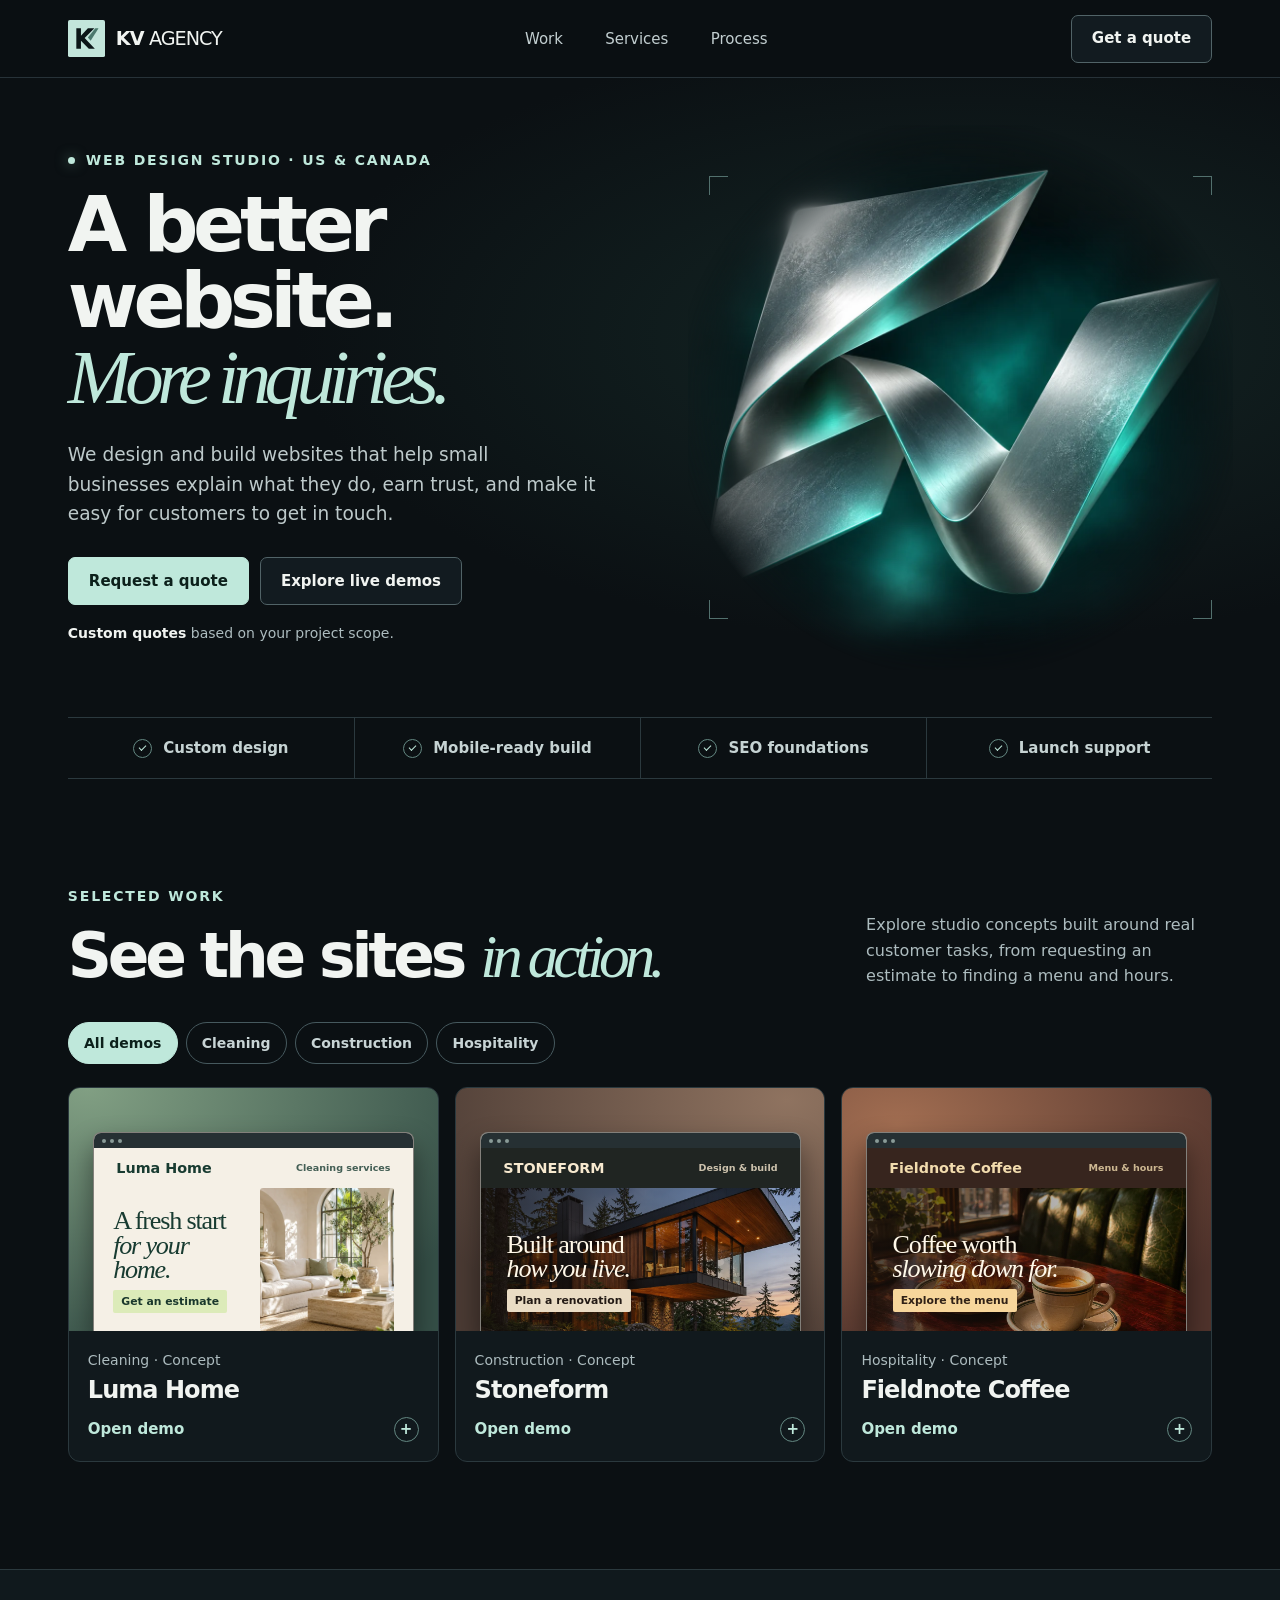
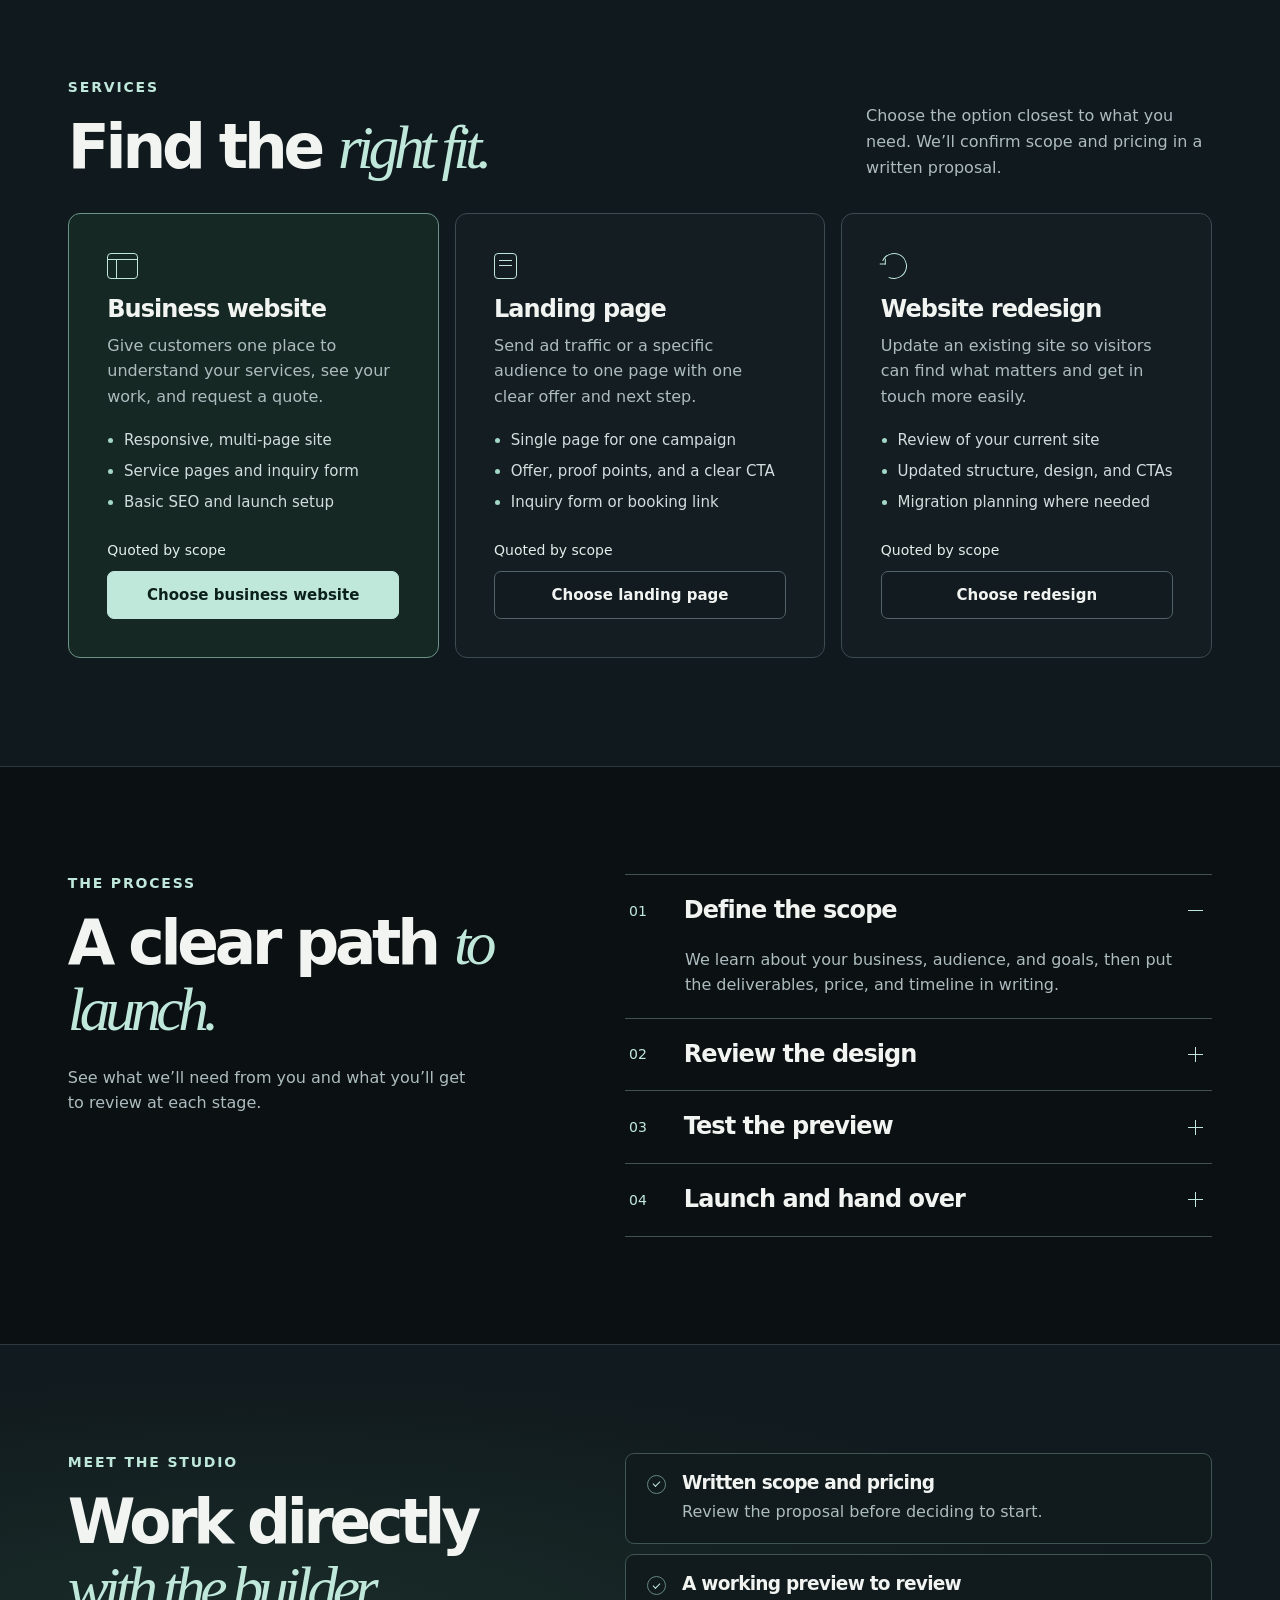
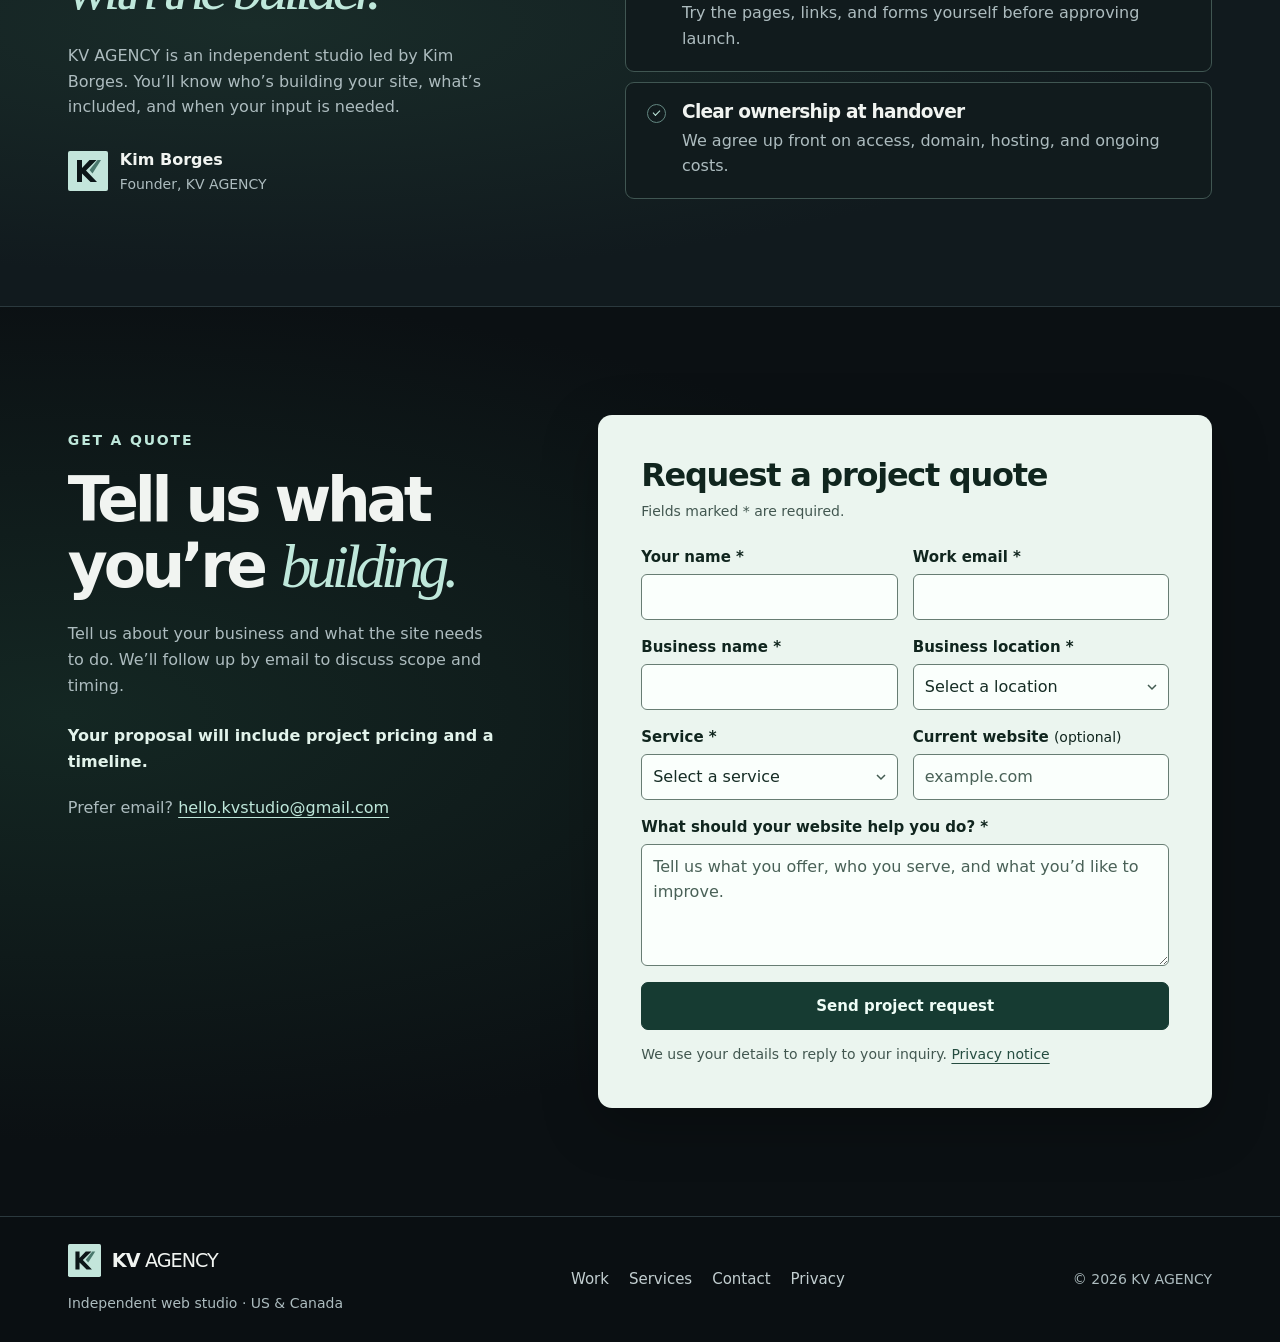
<file: index.html>
<!doctype html>
<html lang="en">
<head>
  <meta charset="utf-8">
  <meta name="viewport" content="width=device-width, initial-scale=1">
  <meta name="theme-color" content="#0b1013">
  <title>KV AGENCY | Web Design for Small Businesses in the US &amp; Canada</title>
  <meta name="description" content="KV AGENCY designs and builds websites for small businesses in the United States and Canada. Explore live demos and request a quote for your project.">
  <meta property="og:type" content="website">
  <meta property="og:title" content="KV AGENCY | Web Design for Small Businesses">
  <meta property="og:description" content="Custom websites and landing pages for small businesses in the US and Canada. Explore working concepts and request a quote.">
  <meta property="og:url" content="https://kv--agency.pages.dev/">
  <meta property="og:image" content="https://kv--agency.pages.dev/assets/hero.webp">
  <link rel="canonical" href="https://kv--agency.pages.dev/">
  <link rel="icon" href="./assets/logo.svg" type="image/svg+xml">
  <link rel="stylesheet" href="./assets/main.css">
  <script src="./assets/main.js" defer></script>
</head>
<body id="top">
  <a class="skip" href="#main">Skip to content</a>
  <header class="site-header">
    <div class="wrap header-inner">
      <a class="brand" href="./" aria-label="KV Agency home"><img src="./assets/logo.svg" alt="" width="37" height="37"><b>KV <span>AGENCY</span></b></a>
      <button class="menu-toggle" type="button" aria-expanded="false" aria-controls="main-nav" hidden>Menu <span aria-hidden="true"></span></button>
      <nav class="nav" id="main-nav" aria-label="Main navigation">
        <a href="#work">Work</a>
        <a href="#services">Services</a>
        <a href="#process">Process</a>
      </nav>
      <a class="button outline header-cta" href="#contact">Get a quote</a>
    </div>
  </header>

  <main id="main" tabindex="-1">
    <section class="hero" aria-labelledby="hero-title">
      <div class="wrap hero-grid">
        <div class="hero-copy">
          <p class="eyebrow"><span class="signal" aria-hidden="true"></span> Web design studio · US &amp; Canada</p>
          <h1 id="hero-title">A better website.<br><em>More inquiries.</em></h1>
          <p class="hero-summary">We design and build websites that help small businesses explain what they do, earn trust, and make it easy for customers to get in touch.</p>
          <div class="actions">
            <a class="button primary" href="#contact">Request a quote</a>
            <a class="button outline" href="#work">Explore live demos</a>
          </div>
          <p class="price-note"><strong>Custom quotes</strong> based on your project scope.</p>
        </div>
        <div class="hero-visual" aria-hidden="true">
          <img class="hero-art" src="./assets/hero.webp" alt="" width="1120" height="1120" fetchpriority="high">
          <span class="frame-corner top-left"></span><span class="frame-corner top-right"></span>
          <span class="frame-corner bottom-left"></span><span class="frame-corner bottom-right"></span>
        </div>
      </div>
      <div class="wrap promise-bar" aria-label="Project essentials">
        <span><span aria-hidden="true" class="tick"></span> Custom design</span>
        <span><span aria-hidden="true" class="tick"></span> Mobile-ready build</span>
        <span><span aria-hidden="true" class="tick"></span> SEO foundations</span>
        <span><span aria-hidden="true" class="tick"></span> Launch support</span>
      </div>
    </section>

    <section id="work" tabindex="-1" class="section work" aria-labelledby="work-title">
      <div class="wrap">
        <div class="section-head">
          <div><p class="eyebrow">Selected work</p><h2 id="work-title">See the sites <em>in action.</em></h2></div>
          <p>Explore studio concepts built around real customer tasks, from requesting an estimate to finding a menu and hours.</p>
        </div>
        <div class="filters" role="group" aria-label="Filter concepts by industry" hidden>
          <button type="button" aria-pressed="true" data-filter="all">All demos</button>
          <button type="button" aria-pressed="false" data-filter="cleaning">Cleaning</button>
          <button type="button" aria-pressed="false" data-filter="construction">Construction</button>
          <button type="button" aria-pressed="false" data-filter="hospitality">Hospitality</button>
        </div>
        <p id="work-status" class="sr-only" role="status"></p>
        <div class="work-grid">
          <article class="project" data-industry="cleaning">
            <a class="project-link" href="./demos/luma-home.html">
              <div class="project-media cleaning">
                <div class="mock-browser" aria-hidden="true"><div class="mock-chrome"><i></i><i></i><i></i></div><div class="mock-nav">Luma Home<span>Cleaning services</span></div><div class="mock-body"><div class="mock-copy">A fresh start <em>for your home.</em><span>Get an estimate</span></div><img src="./assets/cleaning.webp" width="1120" height="747" alt="" loading="lazy"></div></div>
              </div>
              <div class="project-info"><span class="project-category">Cleaning · Concept</span><h3>Luma Home</h3><span class="project-action">Open demo<span aria-hidden="true">+</span></span></div>
            </a>
          </article>
          <article class="project" data-industry="construction">
            <a class="project-link" href="./demos/stoneform.html">
              <div class="project-media construction">
                <div class="mock-browser" aria-hidden="true"><div class="mock-chrome"><i></i><i></i><i></i></div><div class="mock-nav">STONEFORM<span>Design &amp; build</span></div><div class="mock-body"><img src="./assets/construction.webp" width="1120" height="747" alt="" loading="lazy"><div class="mock-copy">Built around <em>how you live.</em><span>Plan a renovation</span></div></div></div>
              </div>
              <div class="project-info"><span class="project-category">Construction · Concept</span><h3>Stoneform</h3><span class="project-action">Open demo<span aria-hidden="true">+</span></span></div>
            </a>
          </article>
          <article class="project" data-industry="hospitality">
            <a class="project-link" href="./demos/fieldnote-coffee.html">
              <div class="project-media hospitality">
                <div class="mock-browser" aria-hidden="true"><div class="mock-chrome"><i></i><i></i><i></i></div><div class="mock-nav">Fieldnote Coffee<span>Menu &amp; hours</span></div><div class="mock-body"><img src="./assets/hospitality.webp" width="1120" height="747" alt="" loading="lazy"><div class="mock-copy">Coffee worth <em>slowing down for.</em><span>Explore the menu</span></div></div></div>
              </div>
              <div class="project-info"><span class="project-category">Hospitality · Concept</span><h3>Fieldnote Coffee</h3><span class="project-action">Open demo<span aria-hidden="true">+</span></span></div>
            </a>
          </article>
        </div>
      </div>
    </section>

    <section id="services" tabindex="-1" class="section services" aria-labelledby="services-title">
      <div class="wrap">
        <div class="section-head">
          <div><p class="eyebrow">Services</p><h2 id="services-title">Find the <em>right fit.</em></h2></div>
          <p>Choose the option closest to what you need. We’ll confirm scope and pricing in a written proposal.</p>
        </div>
        <div class="service-grid">
          <article class="service featured">
            <span class="service-icon site-icon" aria-hidden="true"></span>
            <h3>Business website</h3>
            <p>Give customers one place to understand your services, see your work, and request a quote.</p>
            <ul><li>Responsive, multi-page site</li><li>Service pages and inquiry form</li><li>Basic SEO and launch setup</li></ul>
            <p class="service-price">Quoted by scope</p>
            <a class="button primary" href="#contact" data-service="Business website">Choose business website</a>
          </article>
          <article class="service">
            <span class="service-icon page-icon" aria-hidden="true"></span>
            <h3>Landing page</h3>
            <p>Send ad traffic or a specific audience to one page with one clear offer and next step.</p>
            <ul><li>Single page for one campaign</li><li>Offer, proof points, and a clear CTA</li><li>Inquiry form or booking link</li></ul>
            <p class="service-price">Quoted by scope</p>
            <a class="button outline" href="#contact" data-service="Landing page">Choose landing page</a>
          </article>
          <article class="service">
            <span class="service-icon refresh-icon" aria-hidden="true"></span>
            <h3>Website redesign</h3>
            <p>Update an existing site so visitors can find what matters and get in touch more easily.</p>
            <ul><li>Review of your current site</li><li>Updated structure, design, and CTAs</li><li>Migration planning where needed</li></ul>
            <p class="service-price">Quoted by scope</p>
            <a class="button outline" href="#contact" data-service="Website redesign">Choose redesign</a>
          </article>
        </div>
      </div>
    </section>

    <section id="process" tabindex="-1" class="section process" aria-labelledby="process-title">
      <div class="wrap process-grid">
        <div>
          <p class="eyebrow">The process</p>
          <h2 id="process-title">A clear path <em>to launch.</em></h2>
          <p class="section-intro">See what we’ll need from you and what you’ll get to review at each stage.</p>
        </div>
        <div class="accordion">
          <details name="process" open><summary><span class="step-num">01</span><span class="step-title">Define the scope</span><span class="plus" aria-hidden="true"></span></summary><p>We learn about your business, audience, and goals, then put the deliverables, price, and timeline in writing.</p></details>
          <details name="process"><summary><span class="step-num">02</span><span class="step-title">Review the design</span><span class="plus" aria-hidden="true"></span></summary><p>You review the page structure, visual direction, and key calls to action before we build the full site.</p></details>
          <details name="process"><summary><span class="step-num">03</span><span class="step-title">Test the preview</span><span class="plus" aria-hidden="true"></span></summary><p>Try the site on your own devices. We check navigation, forms, mobile layouts, and basic accessibility with you before launch.</p></details>
          <details name="process"><summary><span class="step-num">04</span><span class="step-title">Launch and hand over</span><span class="plus" aria-hidden="true"></span></summary><p>After your approval, we help connect your domain, check the site again, and hand over the access and notes agreed in the proposal.</p></details>
        </div>
      </div>
    </section>

    <section class="section trust" id="why" aria-labelledby="trust-title">
      <div class="wrap trust-grid" id="about">
        <div>
          <p class="eyebrow">Meet the studio</p>
          <h2 id="trust-title">Work directly <em>with the builder.</em></h2>
          <p class="section-intro">KV AGENCY is an independent studio led by Kim Borges. You’ll know who’s building your site, what’s included, and when your input is needed.</p>
          <div class="signature"><img src="./assets/logo.svg" alt="" width="40" height="40" loading="lazy"><div><strong>Kim Borges</strong><span>Founder, KV AGENCY</span></div></div>
        </div>
        <div class="trust-checks">
          <article><span class="tick" aria-hidden="true"></span><div><h3>Written scope and pricing</h3><p>Review the proposal before deciding to start.</p></div></article>
          <article><span class="tick" aria-hidden="true"></span><div><h3>A working preview to review</h3><p>Try the pages, links, and forms yourself before approving launch.</p></div></article>
          <article><span class="tick" aria-hidden="true"></span><div><h3>Clear ownership at handover</h3><p>We agree up front on access, domain, hosting, and ongoing costs.</p></div></article>
        </div>
      </div>
    </section>

    <section id="contact" class="section contact" aria-labelledby="contact-title">
      <div class="wrap contact-grid">
        <div class="contact-copy">
          <p class="eyebrow">Get a quote</p>
          <h2 id="contact-title">Tell us what<br> you’re <em>building.</em></h2>
          <p class="section-intro">Tell us about your business and what the site needs to do. We’ll follow up by email to discuss scope and timing.</p>
          <strong class="contact-price">Your proposal will include project pricing and a timeline.</strong>
          <p class="email-link">Prefer email? <a href="mailto:hello.kvstudio@gmail.com">hello.kvstudio@gmail.com</a></p>
        </div>
        <form class="quote-form" id="quote-form" method="post" action="https://formspree.io/f/mgakpokg">
          <h3>Request a project quote</h3>
          <p class="form-intro">Fields marked * are required.</p>
          <div class="form-grid">
            <label for="name">Your name *<input id="name" name="name" autocomplete="name" required maxlength="120"></label>
            <label for="email">Work email *<input id="email" name="email" type="email" autocomplete="email" required maxlength="160"></label>
            <label for="business">Business name *<input id="business" name="business" autocomplete="organization" required maxlength="150"></label>
            <label for="market">Business location *
              <select id="market" name="market" required><option value="">Select a location</option><option>United States</option><option>Canada</option><option>Other</option></select>
            </label>
            <label for="service">Service *
              <select id="service" name="service" required><option value="">Select a service</option><option>Business website</option><option>Landing page</option><option>Website redesign</option><option>Not sure yet</option></select>
            </label>
            <label for="website">Current website <span class="optional">(optional)</span><input id="website" name="website" autocomplete="url" inputmode="url" maxlength="240" placeholder="example.com"></label>
            <label for="message" class="wide">What should your website help you do? *<textarea id="message" name="message" rows="4" required maxlength="2200" placeholder="Tell us what you offer, who you serve, and what you’d like to improve."></textarea></label>
          </div>
          <div hidden><label for="gotcha">Leave this field empty</label><input id="gotcha" name="_gotcha" tabindex="-1" autocomplete="off"></div>
          <input type="hidden" name="source" value="KV AGENCY North America site">
          <button class="button primary submit" type="submit">Send project request</button>
          <p id="form-status" class="form-status" role="status" tabindex="-1"></p>
          <p class="privacy-note">We use your details to reply to your inquiry. <a href="./privacy.html">Privacy notice</a></p>
        </form>
      </div>
    </section>
  </main>
  <footer class="site-footer">
    <div class="wrap footer-inner">
      <div><a class="brand" href="./" aria-label="KV Agency home"><img src="./assets/logo.svg" alt="" width="33" height="33" loading="lazy"><b>KV <span>AGENCY</span></b></a><p>Independent web studio · US &amp; Canada</p></div>
      <nav aria-label="Footer"><a href="#work">Work</a><a href="#services">Services</a><a href="#contact">Contact</a><a href="./privacy.html">Privacy</a></nav>
      <span class="copyright">© 2026 KV AGENCY</span>
    </div>
  </footer>
</body>
</html>
</file>
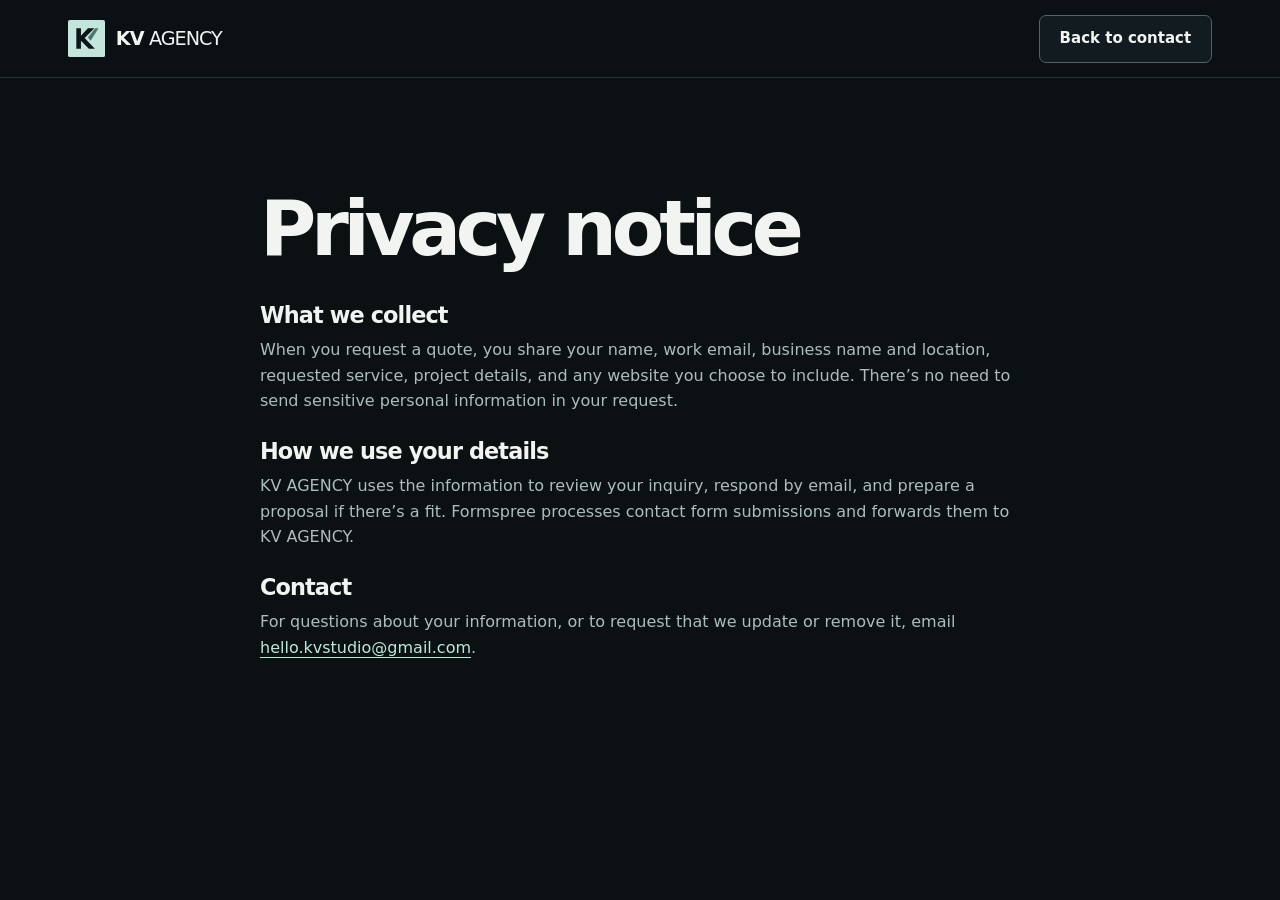
<file: privacy.html>
<!doctype html>
<html lang="en">
<head>
  <meta charset="utf-8">
  <meta name="viewport" content="width=device-width, initial-scale=1">
  <meta name="description" content="How KV AGENCY handles the information you share when requesting a project quote.">
  <title>Privacy Notice | KV AGENCY</title>
  <link rel="canonical" href="https://kv--agency.pages.dev/privacy">
  <link rel="icon" href="./assets/logo.svg" type="image/svg+xml">
  <link rel="stylesheet" href="./assets/main.css">
</head>
<body>
  <header class="site-header"><div class="wrap header-inner"><a class="brand" href="./" aria-label="KV Agency home"><img src="./assets/logo.svg" alt="" width="37" height="37"><b>KV <span>AGENCY</span></b></a><a class="button outline" href="./#contact">Back to contact</a></div></header>
  <main class="wrap legal">
    <h1>Privacy notice</h1>
    <h2>What we collect</h2>
    <p>When you request a quote, you share your name, work email, business name and location, requested service, project details, and any website you choose to include. There’s no need to send sensitive personal information in your request.</p>
    <h2>How we use your details</h2>
    <p>KV AGENCY uses the information to review your inquiry, respond by email, and prepare a proposal if there’s a fit. Formspree processes contact form submissions and forwards them to KV AGENCY.</p>
    <h2>Contact</h2>
    <p>For questions about your information, or to request that we update or remove it, email <a href="mailto:hello.kvstudio@gmail.com">hello.kvstudio@gmail.com</a>.</p>
  </main>
</body>
</html>
</file>
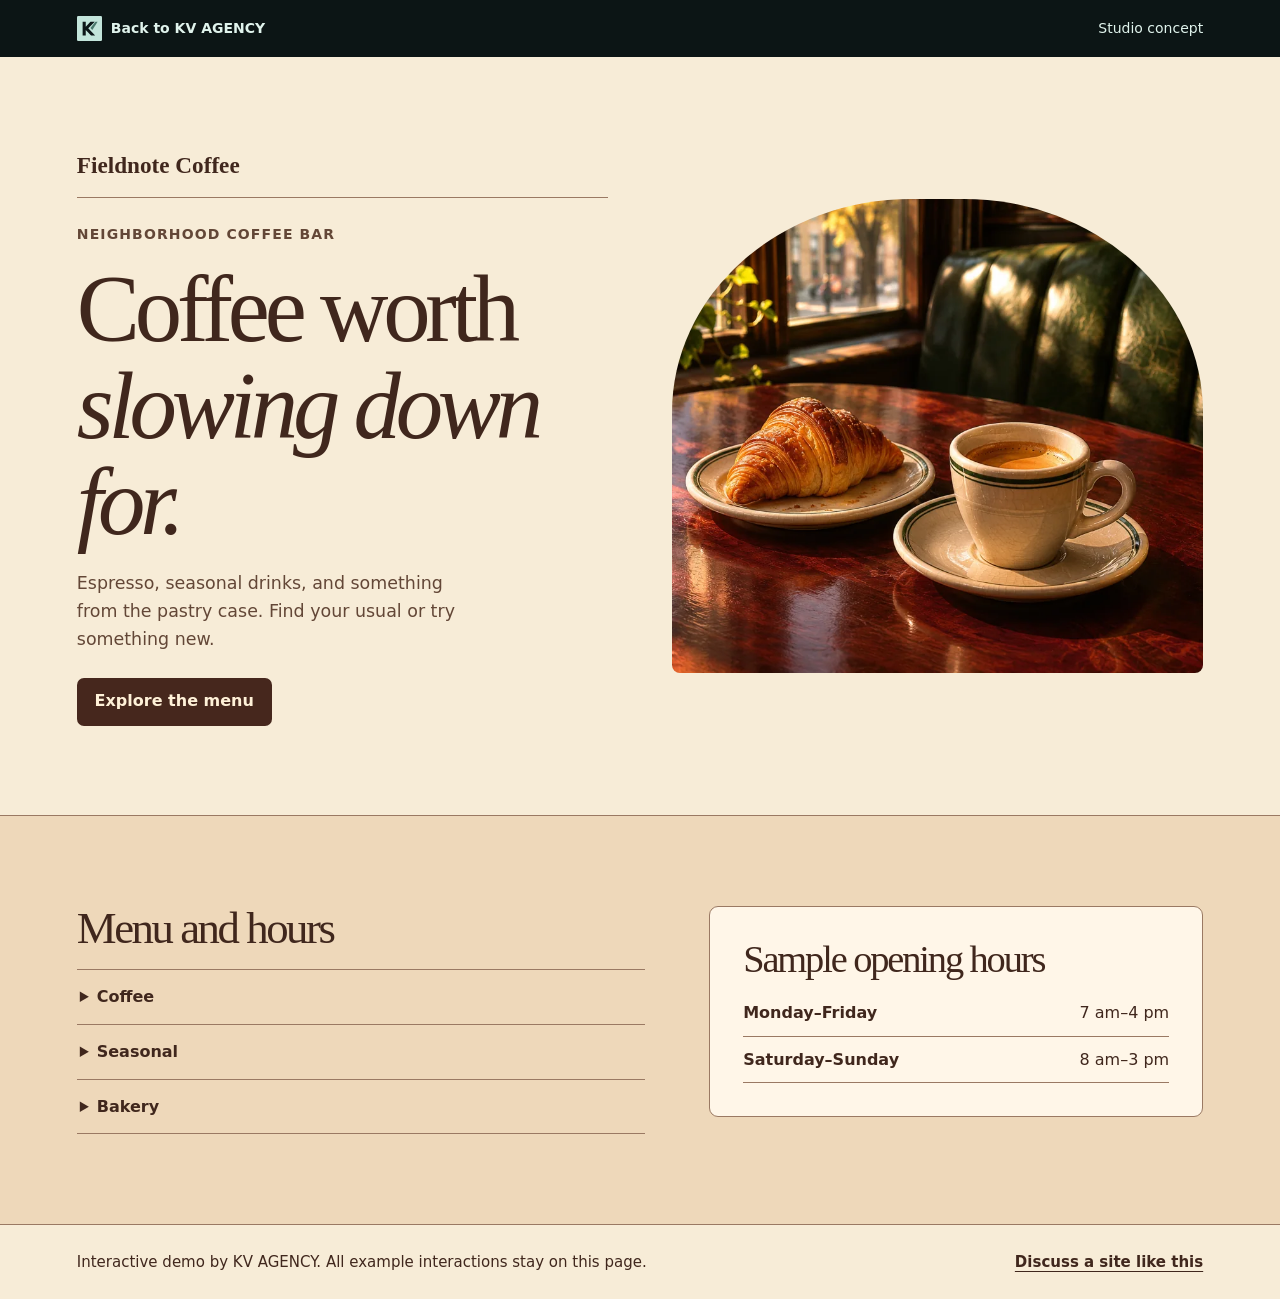
<file: demos/fieldnote-coffee.html>
<!doctype html>
<html lang="en">
<head>
  <meta charset="utf-8">
  <meta name="viewport" content="width=device-width, initial-scale=1">
  <meta name="description" content="Explore the Fieldnote Coffee studio concept by KV AGENCY.">
  <title>Fieldnote Coffee | KV AGENCY Concept</title>
  <link rel="canonical" href="https://kv--agency.pages.dev/demos/fieldnote-coffee">
  <link rel="icon" href="../assets/logo.svg" type="image/svg+xml">
  <link rel="stylesheet" href="../assets/demo.css">
  
</head>
<body class="hospitality">
  <a class="demo-skip" href="#main">Skip to content</a>
  <header class="demo-header">
    <div class="demo-wrap"><a href="../#work"><img src="../assets/logo.svg" alt="" width="25" height="25"> Back to KV AGENCY</a><span>Studio concept</span></div>
  </header>
  <main id="main" tabindex="-1">
    <div class="demo-wrap demo-hero">
      <div>
        <p class="demo-brand">Fieldnote Coffee</p>
        <p class="demo-category">Neighborhood coffee bar</p>
        <h1>Coffee worth <em>slowing down for.</em></h1>
        <p class="demo-lead">Espresso, seasonal drinks, and something from the pastry case. Find your usual or try something new.</p>
        <a class="demo-button" href="#explore">Explore the menu</a>
      </div>
      <img class="demo-photo" src="../assets/hospitality.webp" width="1120" height="747" alt="Espresso and a croissant on a warm wooden café table" fetchpriority="high">
    </div>
    <section class="demo-band" id="explore" aria-labelledby="explore-title">
      <div class="demo-wrap demo-grid">
        <div><h2 id="explore-title">Menu and hours</h2><div class="options"><details name="choices"><summary>Coffee</summary><p>Espresso, cappuccino, flat white, and filter coffee.</p></details>
<details name="choices"><summary>Seasonal</summary><p>Maple oat latte, orange cold brew, and iced vanilla matcha.</p></details>
<details name="choices"><summary>Bakery</summary><p>Butter croissants, cardamom buns, and lemon loaf.</p></details></div></div>
        
        <aside class="widget" aria-labelledby="visit-title">
          <h2 id="visit-title">Sample opening hours</h2>
          <dl class="hours"><div><dt>Monday–Friday</dt><dd>7 am–4 pm</dd></div><div><dt>Saturday–Sunday</dt><dd>8 am–3 pm</dd></div></dl>
        </aside>
      </div>
    </section>
  </main>
  <footer class="demo-wrap demo-footer"><span>Interactive demo by KV AGENCY. All example interactions stay on this page.</span><a href="../#contact">Discuss a site like this</a></footer>
</body>
</html>
</file>
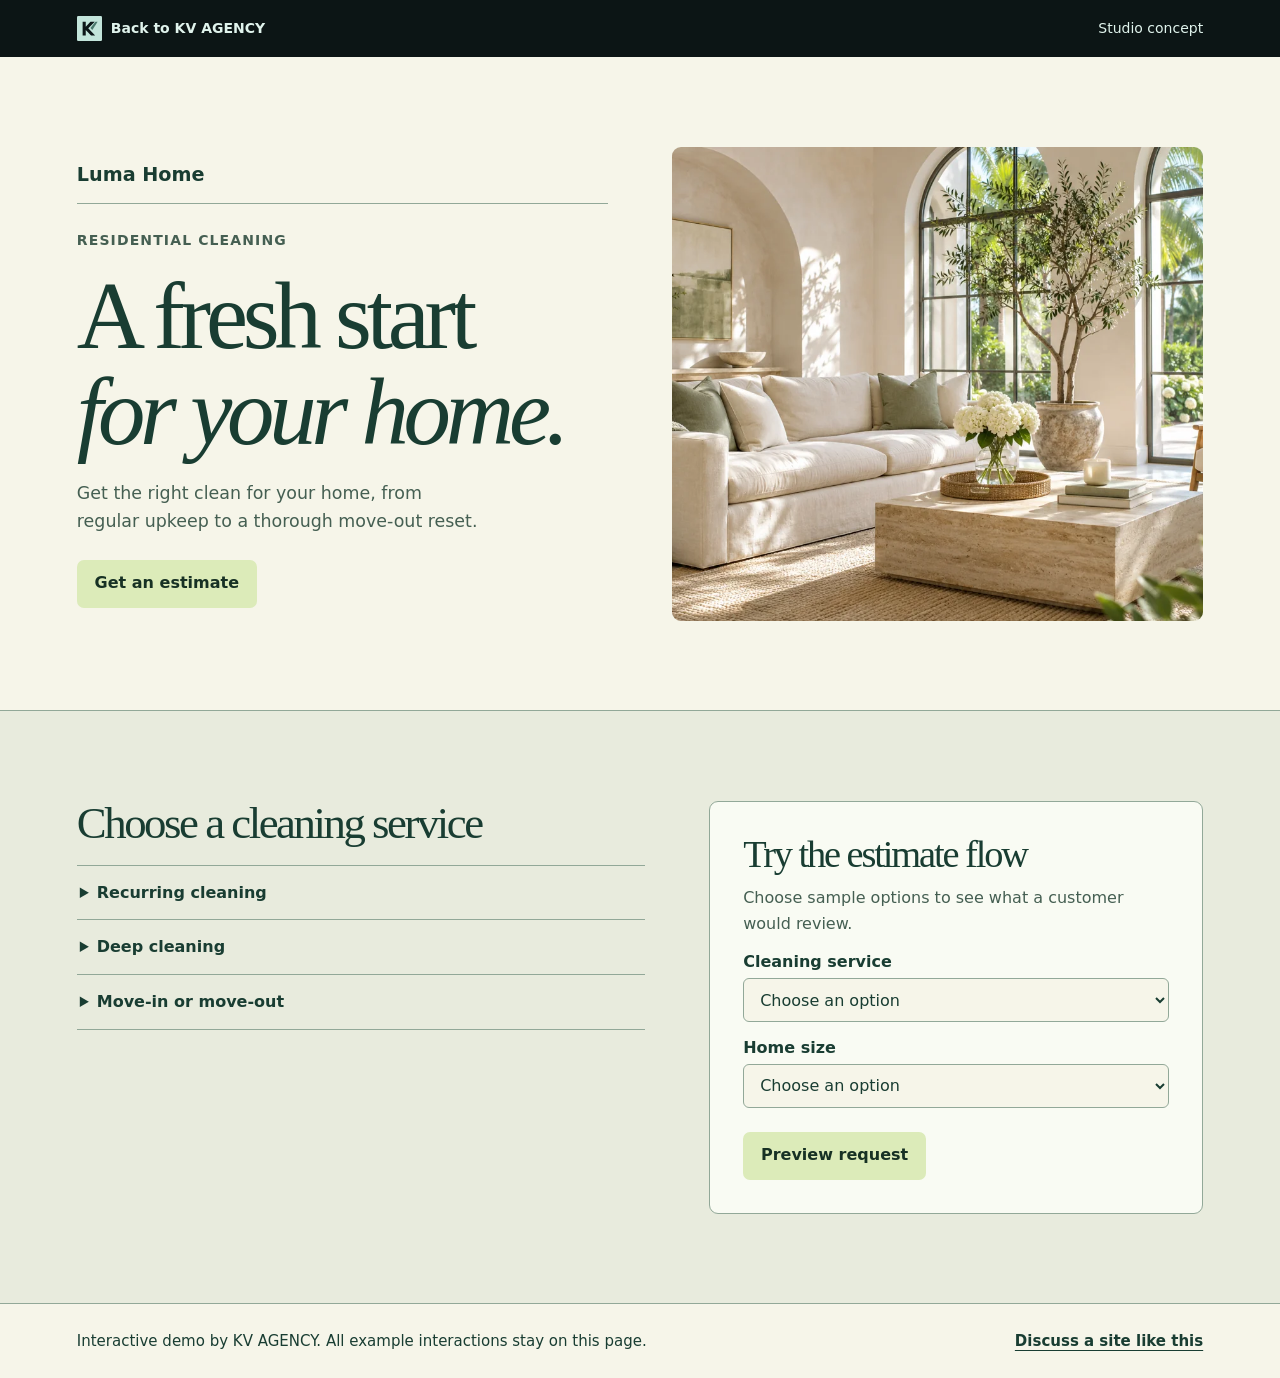
<file: demos/luma-home.html>
<!doctype html>
<html lang="en">
<head>
  <meta charset="utf-8">
  <meta name="viewport" content="width=device-width, initial-scale=1">
  <meta name="description" content="Explore the Luma Home studio concept by KV AGENCY.">
  <title>Luma Home | KV AGENCY Concept</title>
  <link rel="canonical" href="https://kv--agency.pages.dev/demos/luma-home">
  <link rel="icon" href="../assets/logo.svg" type="image/svg+xml">
  <link rel="stylesheet" href="../assets/demo.css">
  <script src="../assets/demo.js" defer></script>
</head>
<body class="cleaning">
  <a class="demo-skip" href="#main">Skip to content</a>
  <header class="demo-header">
    <div class="demo-wrap"><a href="../#work"><img src="../assets/logo.svg" alt="" width="25" height="25"> Back to KV AGENCY</a><span>Studio concept</span></div>
  </header>
  <main id="main" tabindex="-1">
    <div class="demo-wrap demo-hero">
      <div>
        <p class="demo-brand">Luma Home</p>
        <p class="demo-category">Residential cleaning</p>
        <h1>A fresh start <em>for your home.</em></h1>
        <p class="demo-lead">Get the right clean for your home, from regular upkeep to a thorough move-out reset.</p>
        <a class="demo-button" href="#example">Get an estimate</a>
      </div>
      <img class="demo-photo" src="../assets/cleaning.webp" width="1120" height="747" alt="Sunlit living room with a linen sofa and arched windows" fetchpriority="high">
    </div>
    <section class="demo-band" id="explore" aria-labelledby="explore-title">
      <div class="demo-wrap demo-grid">
        <div><h2 id="explore-title">Choose a cleaning service</h2><div class="options"><details name="choices"><summary>Recurring cleaning</summary><p>Keep high-use rooms fresh with a weekly or every-other-week visit.</p></details>
<details name="choices"><summary>Deep cleaning</summary><p>Give baseboards, fixtures, and overlooked surfaces extra attention.</p></details>
<details name="choices"><summary>Move-in or move-out</summary><p>Start fresh with a detailed clean for an empty home.</p></details></div></div>
        
        <aside class="widget" id="example" aria-labelledby="example-title">
          <h2 id="example-title">Try the estimate flow</h2>
          <p>Choose sample options to see what a customer would review.</p>
          <form id="demo-form">
            <label for="demo-service">Cleaning service</label>
            <select id="demo-service" name="service" required><option value="">Choose an option</option><option>Recurring cleaning</option><option>Deep cleaning</option><option>Move-in or move-out</option></select>
            <label for="demo-details">Home size</label>
            <select id="demo-details" name="details" required><option value="">Choose an option</option><option>1–2 bedrooms</option><option>3–4 bedrooms</option><option>5+ bedrooms</option></select>
            <button class="demo-button" type="submit">Preview request</button>
          </form>
          <p class="demo-status" id="demo-status" role="status"></p>
        </aside>
      </div>
    </section>
  </main>
  <footer class="demo-wrap demo-footer"><span>Interactive demo by KV AGENCY. All example interactions stay on this page.</span><a href="../#contact">Discuss a site like this</a></footer>
</body>
</html>
</file>
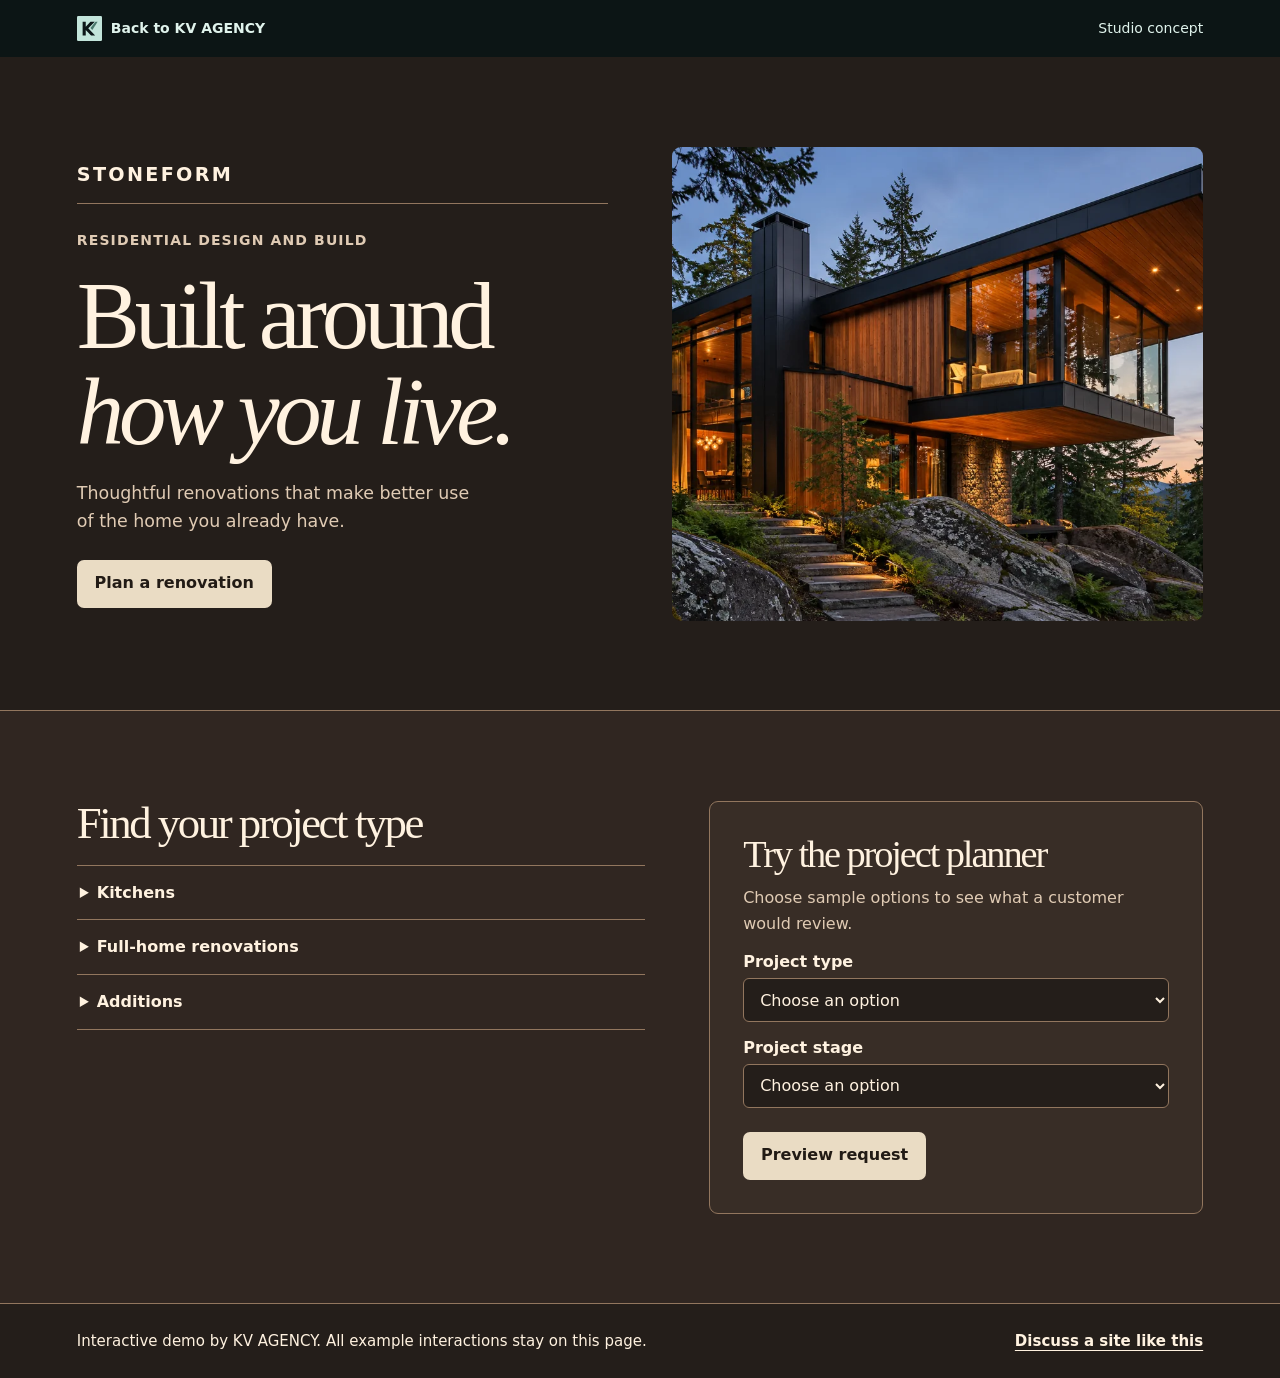
<file: demos/stoneform.html>
<!doctype html>
<html lang="en">
<head>
  <meta charset="utf-8">
  <meta name="viewport" content="width=device-width, initial-scale=1">
  <meta name="description" content="Explore the Stoneform studio concept by KV AGENCY.">
  <title>Stoneform | KV AGENCY Concept</title>
  <link rel="canonical" href="https://kv--agency.pages.dev/demos/stoneform">
  <link rel="icon" href="../assets/logo.svg" type="image/svg+xml">
  <link rel="stylesheet" href="../assets/demo.css">
  <script src="../assets/demo.js" defer></script>
</head>
<body class="construction">
  <a class="demo-skip" href="#main">Skip to content</a>
  <header class="demo-header">
    <div class="demo-wrap"><a href="../#work"><img src="../assets/logo.svg" alt="" width="25" height="25"> Back to KV AGENCY</a><span>Studio concept</span></div>
  </header>
  <main id="main" tabindex="-1">
    <div class="demo-wrap demo-hero">
      <div>
        <p class="demo-brand">Stoneform</p>
        <p class="demo-category">Residential design and build</p>
        <h1>Built around <em>how you live.</em></h1>
        <p class="demo-lead">Thoughtful renovations that make better use of the home you already have.</p>
        <a class="demo-button" href="#example">Plan a renovation</a>
      </div>
      <img class="demo-photo" src="../assets/construction.webp" width="1120" height="747" alt="Contemporary cedar-clad home at twilight among evergreen trees" fetchpriority="high">
    </div>
    <section class="demo-band" id="explore" aria-labelledby="explore-title">
      <div class="demo-wrap demo-grid">
        <div><h2 id="explore-title">Find your project type</h2><div class="options"><details name="choices"><summary>Kitchens</summary><p>Make room to cook, gather, and move with an updated layout and better storage.</p></details>
<details name="choices"><summary>Full-home renovations</summary><p>Create a coherent plan for the rooms, finishes, and updates that matter most.</p></details>
<details name="choices"><summary>Additions</summary><p>Add living space while keeping the architecture of your home in view.</p></details></div></div>
        
        <aside class="widget" id="example" aria-labelledby="example-title">
          <h2 id="example-title">Try the project planner</h2>
          <p>Choose sample options to see what a customer would review.</p>
          <form id="demo-form">
            <label for="demo-service">Project type</label>
            <select id="demo-service" name="service" required><option value="">Choose an option</option><option>Kitchen</option><option>Full-home renovation</option><option>Addition</option></select>
            <label for="demo-details">Project stage</label>
            <select id="demo-details" name="details" required><option value="">Choose an option</option><option>Exploring ideas</option><option>Planning the budget</option><option>Ready to discuss a build</option></select>
            <button class="demo-button" type="submit">Preview request</button>
          </form>
          <p class="demo-status" id="demo-status" role="status"></p>
        </aside>
      </div>
    </section>
  </main>
  <footer class="demo-wrap demo-footer"><span>Interactive demo by KV AGENCY. All example interactions stay on this page.</span><a href="../#contact">Discuss a site like this</a></footer>
</body>
</html>
</file>
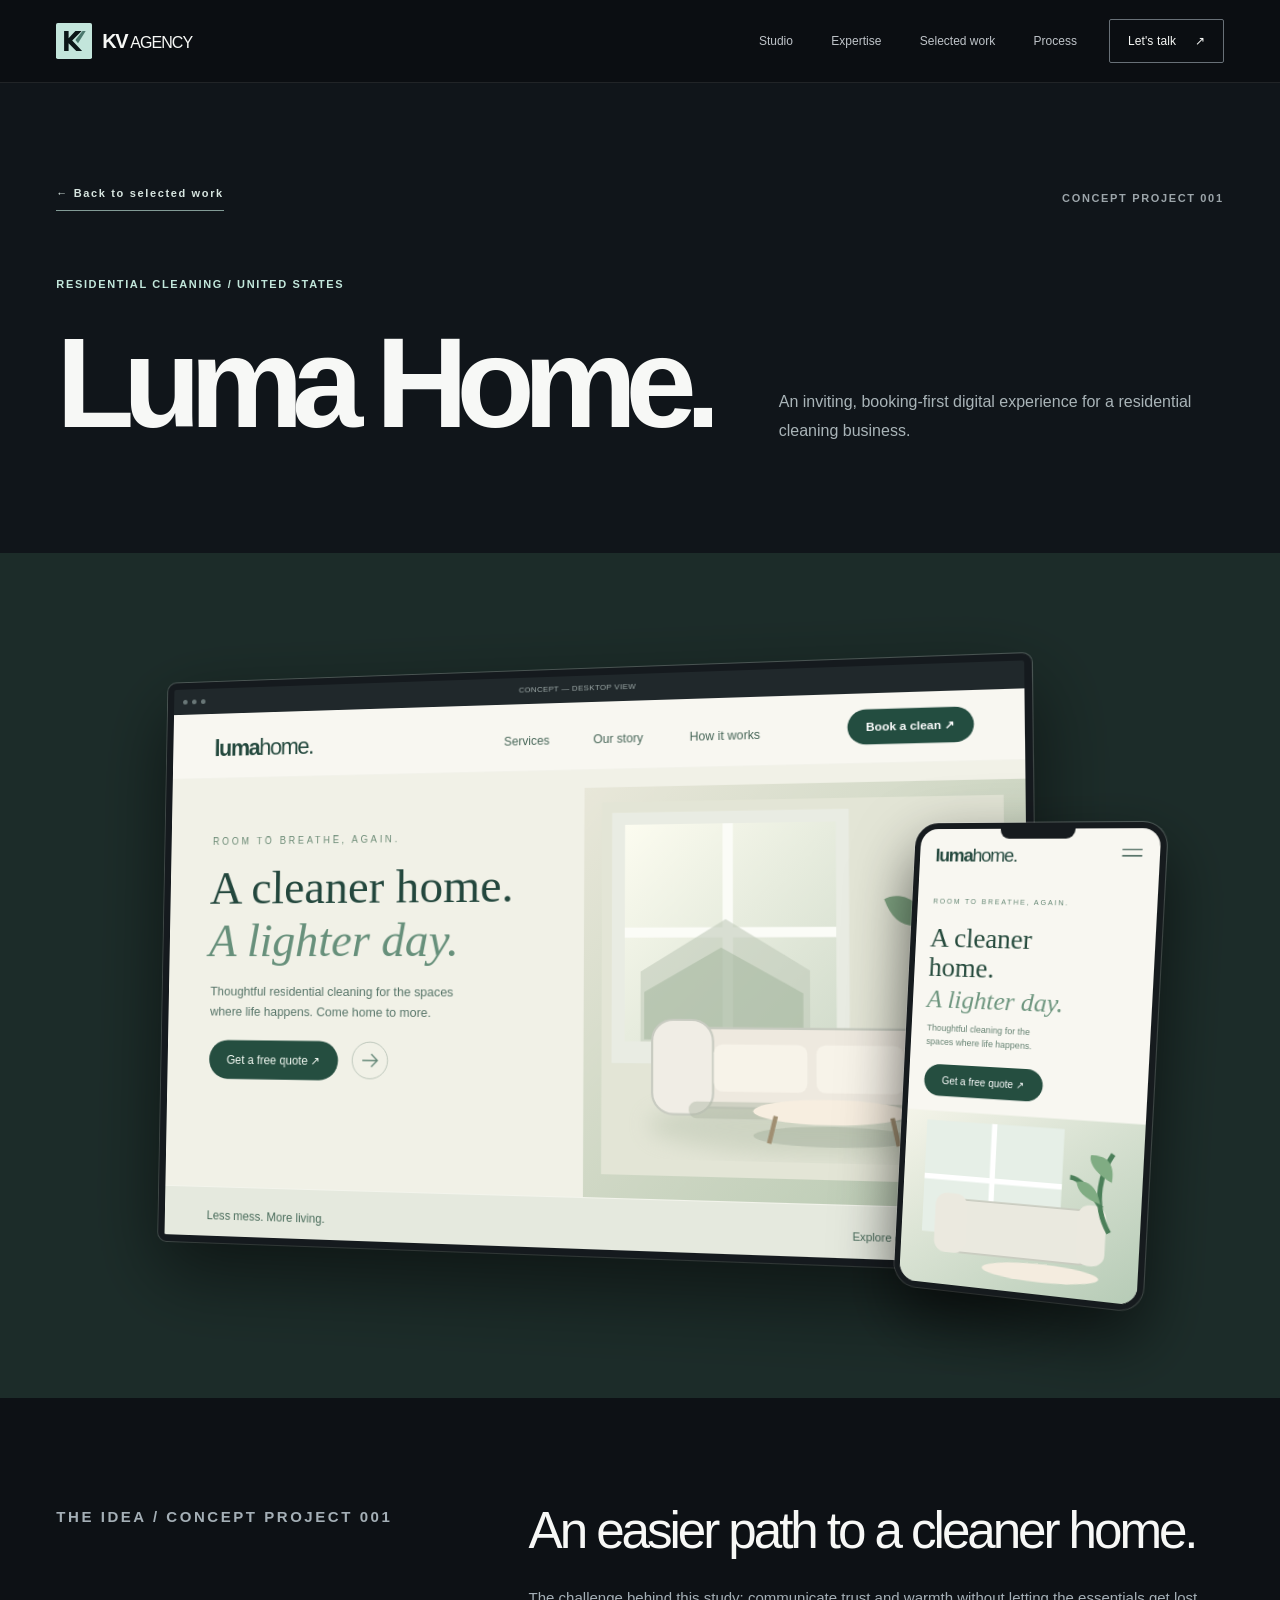
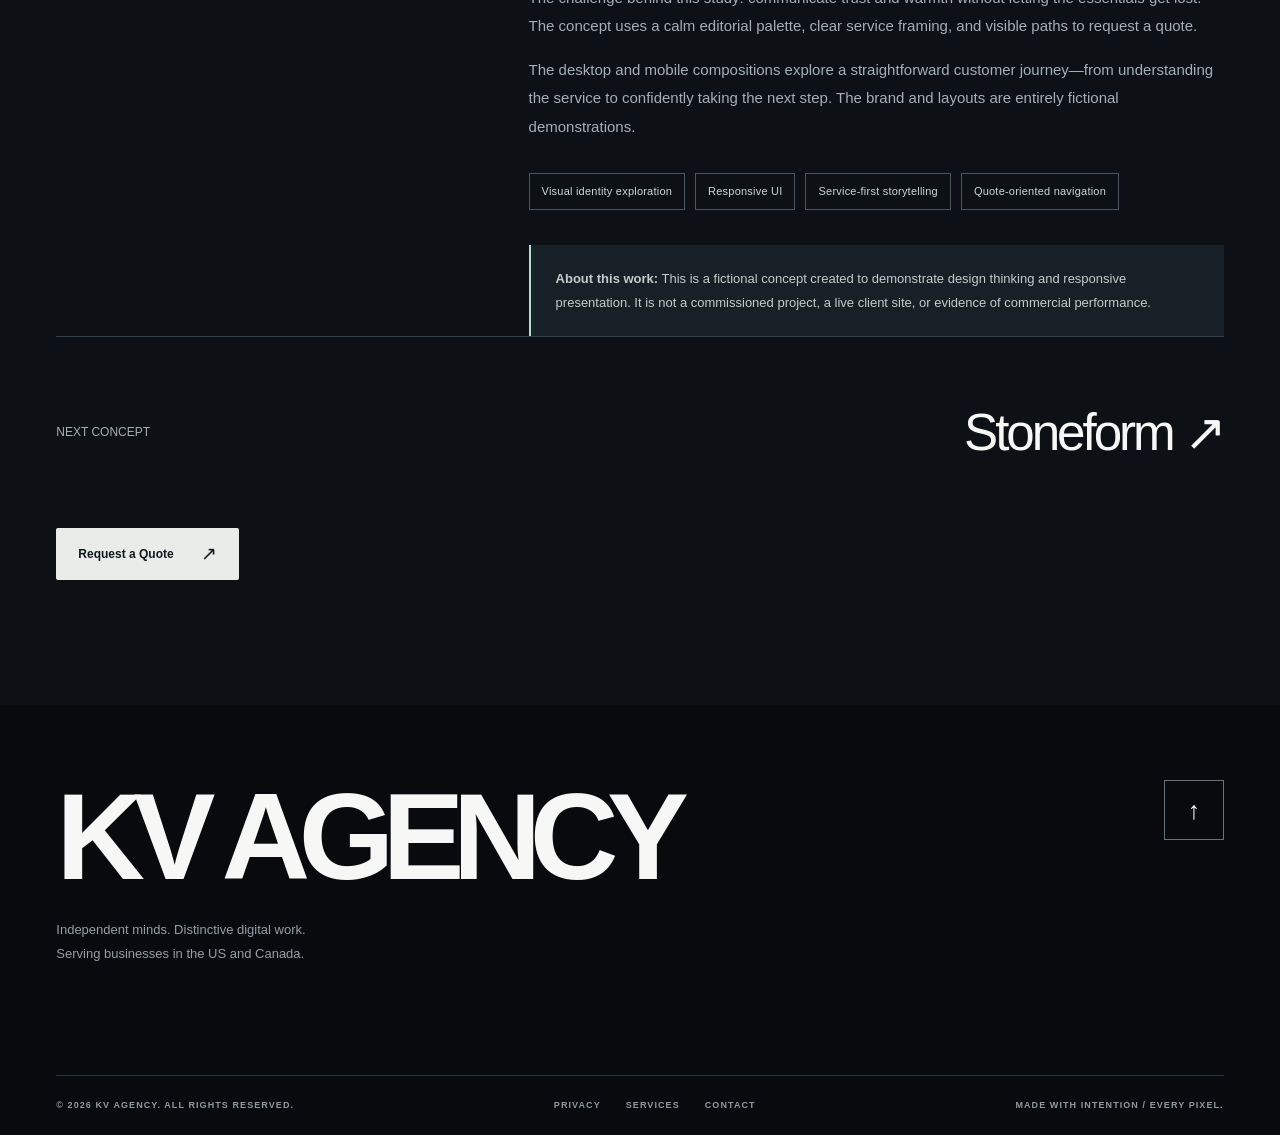
<file: projects/luma-home.html>
<!doctype html>
<html lang="en-US"><head><meta charset="utf-8"><meta name="viewport" content="width=device-width, initial-scale=1"><meta name="theme-color" content="#090b0f"><meta name="description" content="An inviting, booking-first digital experience for a residential cleaning business. This is an independent design demonstration, not a client engagement."><meta property="og:type" content="article"><meta property="og:url" content="https://kv--agency.pages.dev/projects/luma-home"><meta property="og:site_name" content="KV AGENCY"><meta property="og:title" content="Luma Home — Concept Work | KV AGENCY"><meta property="og:description" content="Independent design demonstration by KV AGENCY. Not an existing client project."><meta property="og:image" content="https://kv--agency.pages.dev/assets/og-cover.png"><meta name="twitter:card" content="summary_large_image"><title>Luma Home — Concept Project | KV AGENCY</title><link rel="canonical" href="https://kv--agency.pages.dev/projects/luma-home"><link rel="icon" href="../assets/svg/favicon.svg" type="image/svg+xml"><link rel="stylesheet" href="../assets/css/styles.css"><script src="../assets/js/config.js" defer></script><script src="../assets/js/main.js" defer></script></head>
<body class="inner-page" data-page="project"><a class="skip-link" href="#main">Skip to main content</a><div class="scroll-progress" aria-hidden="true"></div><header class="site-header"><div class="container header-inner"><a class="brand" href="../index.html" aria-label="KV Agency home"><img class="brand-mark" src="../assets/svg/logo-mark.svg" width="35" height="35" alt=""><span class="brand-wordmark">KV<span>AGENCY</span></span></a><nav class="desktop-nav" aria-label="Primary navigation"><a href="../index.html#about">Studio</a><a href="../index.html#services">Expertise</a><a href="../index.html#work">Selected work</a><a href="../index.html#process">Process</a></nav><a class="header-cta desktop-cta" href="../index.html#contact">Let's talk <span aria-hidden="true">↗</span></a><button type="button" class="menu-toggle" aria-controls="mobile-menu" aria-expanded="false" aria-label="Open menu"><span></span><span></span></button></div><nav class="mobile-menu" id="mobile-menu" aria-label="Mobile navigation" inert><div class="mobile-menu-inner"><a href="../index.html#about"><span>01</span> Studio</a><a href="../index.html#services"><span>02</span> Expertise</a><a href="../index.html#work"><span>03</span> Selected work</a><a href="../index.html#process"><span>04</span> Process</a><a href="../index.html#contact"><span>05</span> Start a project</a><p>Independent digital studio. Available for projects across the US and Canada.</p></div></nav></header><main id="main"><section class="detail-hero"><div class="container"><div class="detail-topline"><a class="detail-back" href="../index.html#work">← Back to selected work</a><span>CONCEPT PROJECT 001</span></div><p class="detail-type">RESIDENTIAL CLEANING / UNITED STATES</p><div class="detail-heading"><h1>Luma Home.</h1><p>An inviting, booking-first digital experience for a residential cleaning business.</p></div></div></section><section class="detail-visual luma-bg" aria-label="Desktop and mobile website mockups for Luma Home"><div class="container detail-visual-inner"><div class="browser-window"><div class="browser-chrome"><i></i><i></i><i></i><span>CONCEPT — DESKTOP VIEW</span></div><img src="../assets/svg/luma-desktop.svg" width="1200" height="760" alt="Desktop mockup for fictional Luma Home website"></div><div class="phone-window"><div class="phone-speaker"></div><img src="../assets/svg/luma-mobile.svg" width="400" height="760" alt="Mobile mockup for fictional Luma Home website"></div></div></section><section class="detail-body"><div class="container"><div class="detail-body-grid"><div><p class="overline">THE IDEA / CONCEPT PROJECT 001</p></div><div><h2>An easier path to a cleaner home.</h2><p>The challenge behind this study: communicate trust and warmth without letting the essentials get lost. The concept uses a calm editorial palette, clear service framing, and visible paths to request a quote.</p><p>The desktop and mobile compositions explore a straightforward customer journey—from understanding the service to confidently taking the next step. The brand and layouts are entirely fictional demonstrations.</p><div class="detail-tags"><span>Visual identity exploration</span><span>Responsive UI</span><span>Service-first storytelling</span><span>Quote-oriented navigation</span></div><div class="detail-notice"><strong>About this work:</strong> This is a fictional concept created to demonstrate design thinking and responsive presentation. It is not a commissioned project, a live client site, or evidence of commercial performance.</div></div></div><div class="detail-next"><p>NEXT CONCEPT</p><a href="stoneform.html">Stoneform ↗</a></div><a class="btn btn-light" href="../index.html#contact">Request a Quote <span aria-hidden="true">↗</span></a></div></section></main><footer class="site-footer"><div class="container"><div class="footer-top"><div><a class="footer-wordmark" href="../index.html">KV AGENCY</a><p>Independent minds. Distinctive digital work.<br>Serving businesses in the US and Canada.</p></div><a class="footer-up" href="#main" aria-label="Back to top">↑</a></div><div class="footer-bottom"><span>© <span data-year>2026</span> KV AGENCY. ALL RIGHTS RESERVED.</span><div><a href="../privacy.html">PRIVACY</a><a href="../index.html#services">SERVICES</a><a href="../index.html#contact">CONTACT</a></div><span>MADE WITH INTENTION / EVERY PIXEL.</span></div></div></footer></body></html>
</file>
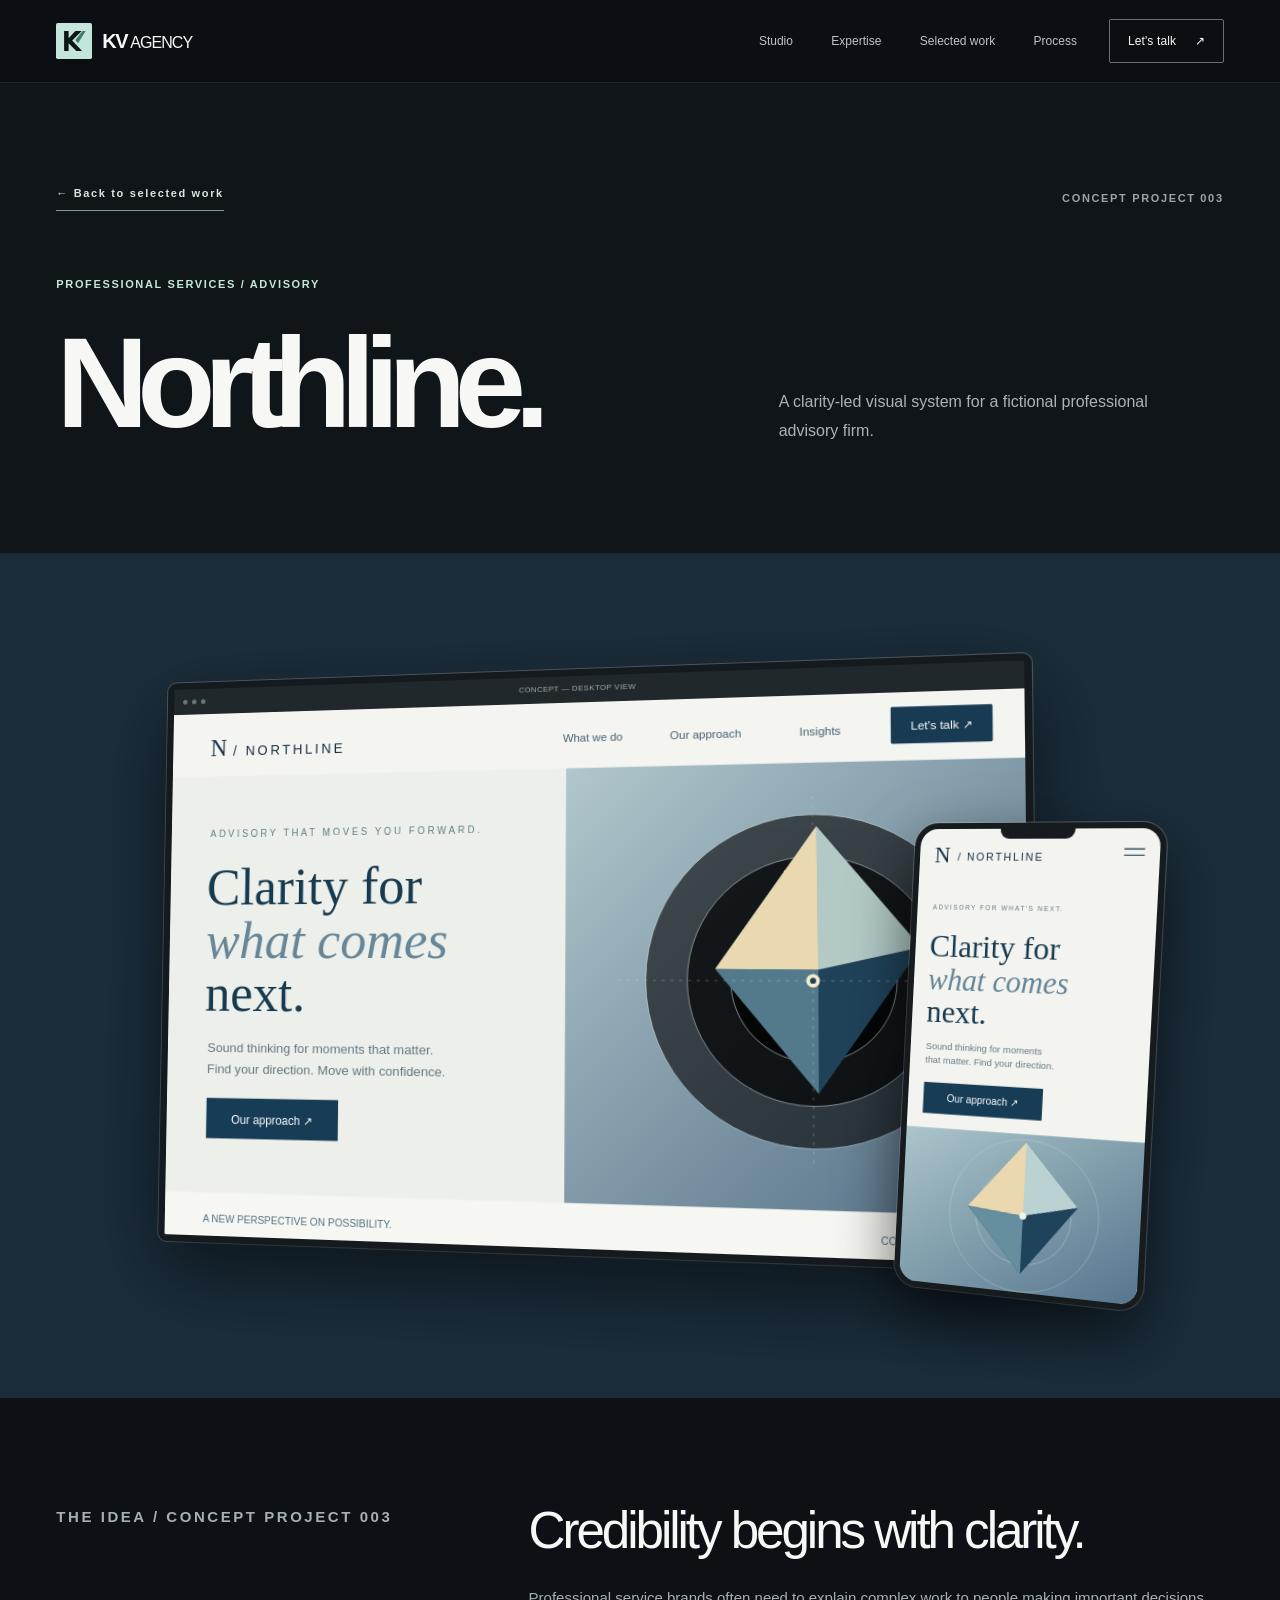
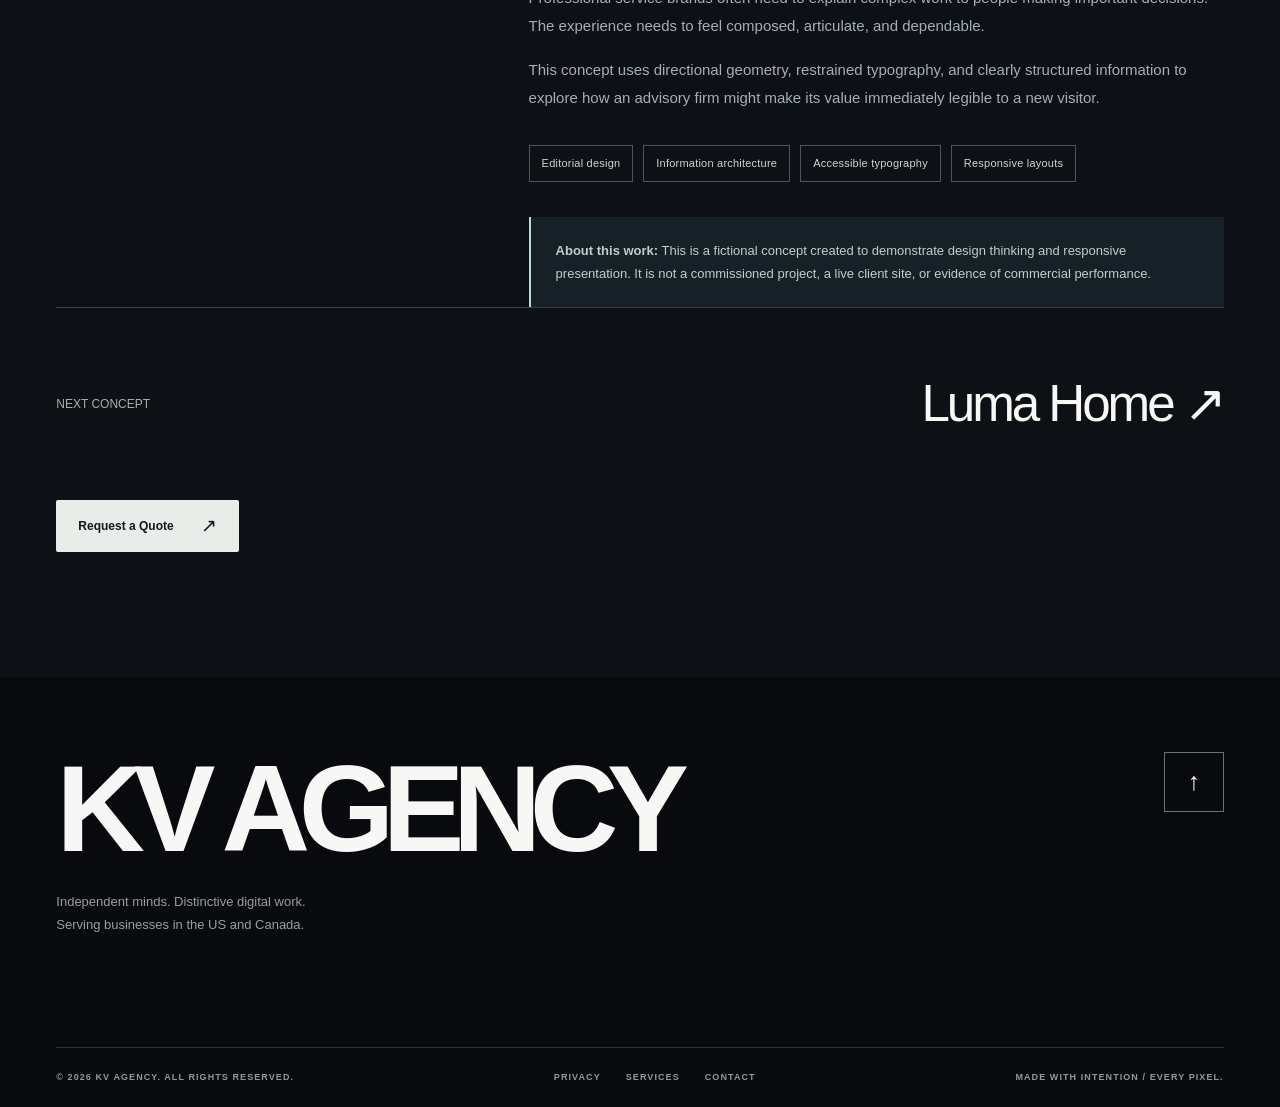
<file: projects/northline.html>
<!doctype html>
<html lang="en-US"><head><meta charset="utf-8"><meta name="viewport" content="width=device-width, initial-scale=1"><meta name="theme-color" content="#090b0f"><meta name="description" content="A clarity-led visual system for a fictional professional advisory firm. This is an independent design demonstration, not a client engagement."><meta property="og:type" content="article"><meta property="og:url" content="https://kv--agency.pages.dev/projects/northline"><meta property="og:site_name" content="KV AGENCY"><meta property="og:title" content="Northline — Concept Work | KV AGENCY"><meta property="og:description" content="Independent design demonstration by KV AGENCY. Not an existing client project."><meta property="og:image" content="https://kv--agency.pages.dev/assets/og-cover.png"><meta name="twitter:card" content="summary_large_image"><title>Northline — Concept Project | KV AGENCY</title><link rel="canonical" href="https://kv--agency.pages.dev/projects/northline"><link rel="icon" href="../assets/svg/favicon.svg" type="image/svg+xml"><link rel="stylesheet" href="../assets/css/styles.css"><script src="../assets/js/config.js" defer></script><script src="../assets/js/main.js" defer></script></head>
<body class="inner-page" data-page="project"><a class="skip-link" href="#main">Skip to main content</a><div class="scroll-progress" aria-hidden="true"></div><header class="site-header"><div class="container header-inner"><a class="brand" href="../index.html" aria-label="KV Agency home"><img class="brand-mark" src="../assets/svg/logo-mark.svg" width="35" height="35" alt=""><span class="brand-wordmark">KV<span>AGENCY</span></span></a><nav class="desktop-nav" aria-label="Primary navigation"><a href="../index.html#about">Studio</a><a href="../index.html#services">Expertise</a><a href="../index.html#work">Selected work</a><a href="../index.html#process">Process</a></nav><a class="header-cta desktop-cta" href="../index.html#contact">Let's talk <span aria-hidden="true">↗</span></a><button type="button" class="menu-toggle" aria-controls="mobile-menu" aria-expanded="false" aria-label="Open menu"><span></span><span></span></button></div><nav class="mobile-menu" id="mobile-menu" aria-label="Mobile navigation" inert><div class="mobile-menu-inner"><a href="../index.html#about"><span>01</span> Studio</a><a href="../index.html#services"><span>02</span> Expertise</a><a href="../index.html#work"><span>03</span> Selected work</a><a href="../index.html#process"><span>04</span> Process</a><a href="../index.html#contact"><span>05</span> Start a project</a><p>Independent digital studio. Available for projects across the US and Canada.</p></div></nav></header><main id="main"><section class="detail-hero"><div class="container"><div class="detail-topline"><a class="detail-back" href="../index.html#work">← Back to selected work</a><span>CONCEPT PROJECT 003</span></div><p class="detail-type">PROFESSIONAL SERVICES / ADVISORY</p><div class="detail-heading"><h1>Northline.</h1><p>A clarity-led visual system for a fictional professional advisory firm.</p></div></div></section><section class="detail-visual north-bg" aria-label="Desktop and mobile website mockups for Northline"><div class="container detail-visual-inner"><div class="browser-window"><div class="browser-chrome"><i></i><i></i><i></i><span>CONCEPT — DESKTOP VIEW</span></div><img src="../assets/svg/north-desktop.svg" width="1200" height="760" alt="Desktop mockup for fictional Northline website"></div><div class="phone-window"><div class="phone-speaker"></div><img src="../assets/svg/north-mobile.svg" width="400" height="760" alt="Mobile mockup for fictional Northline website"></div></div></section><section class="detail-body"><div class="container"><div class="detail-body-grid"><div><p class="overline">THE IDEA / CONCEPT PROJECT 003</p></div><div><h2>Credibility begins with clarity.</h2><p>Professional service brands often need to explain complex work to people making important decisions. The experience needs to feel composed, articulate, and dependable.</p><p>This concept uses directional geometry, restrained typography, and clearly structured information to explore how an advisory firm might make its value immediately legible to a new visitor.</p><div class="detail-tags"><span>Editorial design</span><span>Information architecture</span><span>Accessible typography</span><span>Responsive layouts</span></div><div class="detail-notice"><strong>About this work:</strong> This is a fictional concept created to demonstrate design thinking and responsive presentation. It is not a commissioned project, a live client site, or evidence of commercial performance.</div></div></div><div class="detail-next"><p>NEXT CONCEPT</p><a href="luma-home.html">Luma Home ↗</a></div><a class="btn btn-light" href="../index.html#contact">Request a Quote <span aria-hidden="true">↗</span></a></div></section></main><footer class="site-footer"><div class="container"><div class="footer-top"><div><a class="footer-wordmark" href="../index.html">KV AGENCY</a><p>Independent minds. Distinctive digital work.<br>Serving businesses in the US and Canada.</p></div><a class="footer-up" href="#main" aria-label="Back to top">↑</a></div><div class="footer-bottom"><span>© <span data-year>2026</span> KV AGENCY. ALL RIGHTS RESERVED.</span><div><a href="../privacy.html">PRIVACY</a><a href="../index.html#services">SERVICES</a><a href="../index.html#contact">CONTACT</a></div><span>MADE WITH INTENTION / EVERY PIXEL.</span></div></div></footer></body></html>
</file>
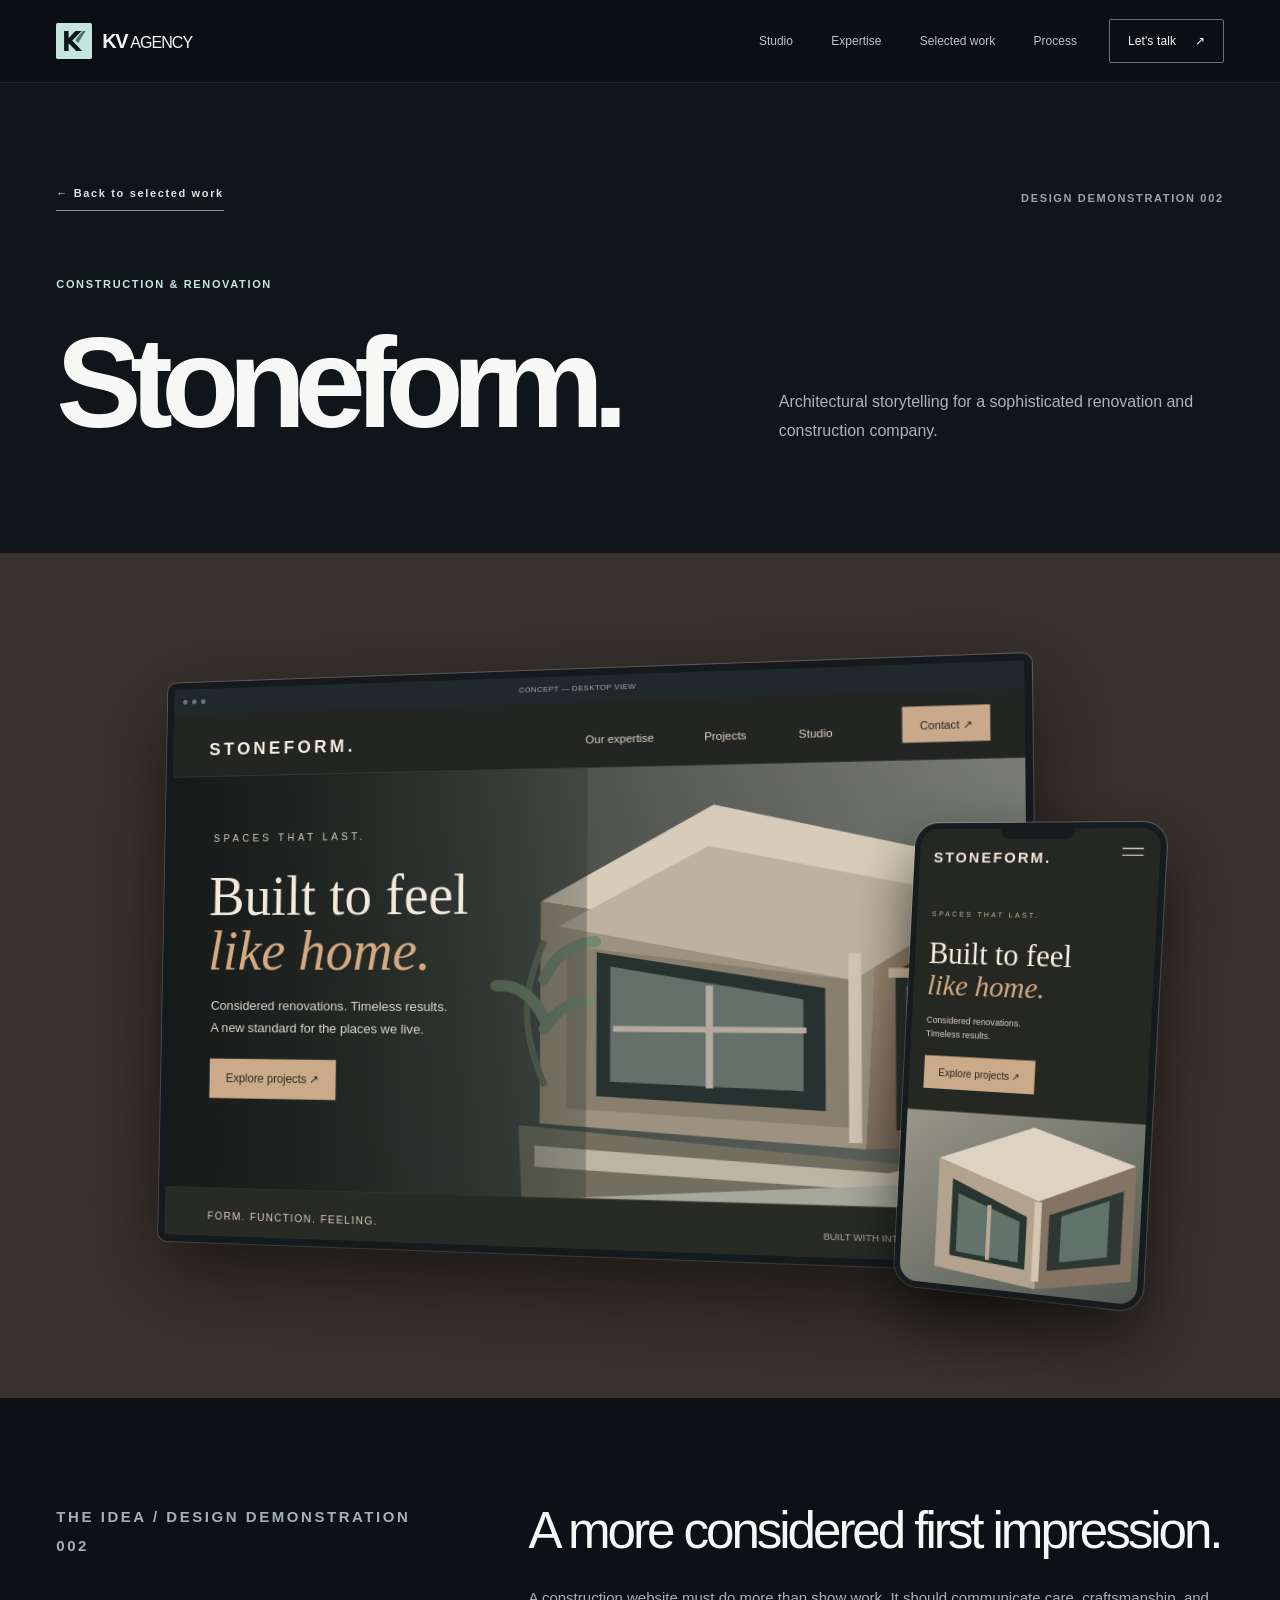
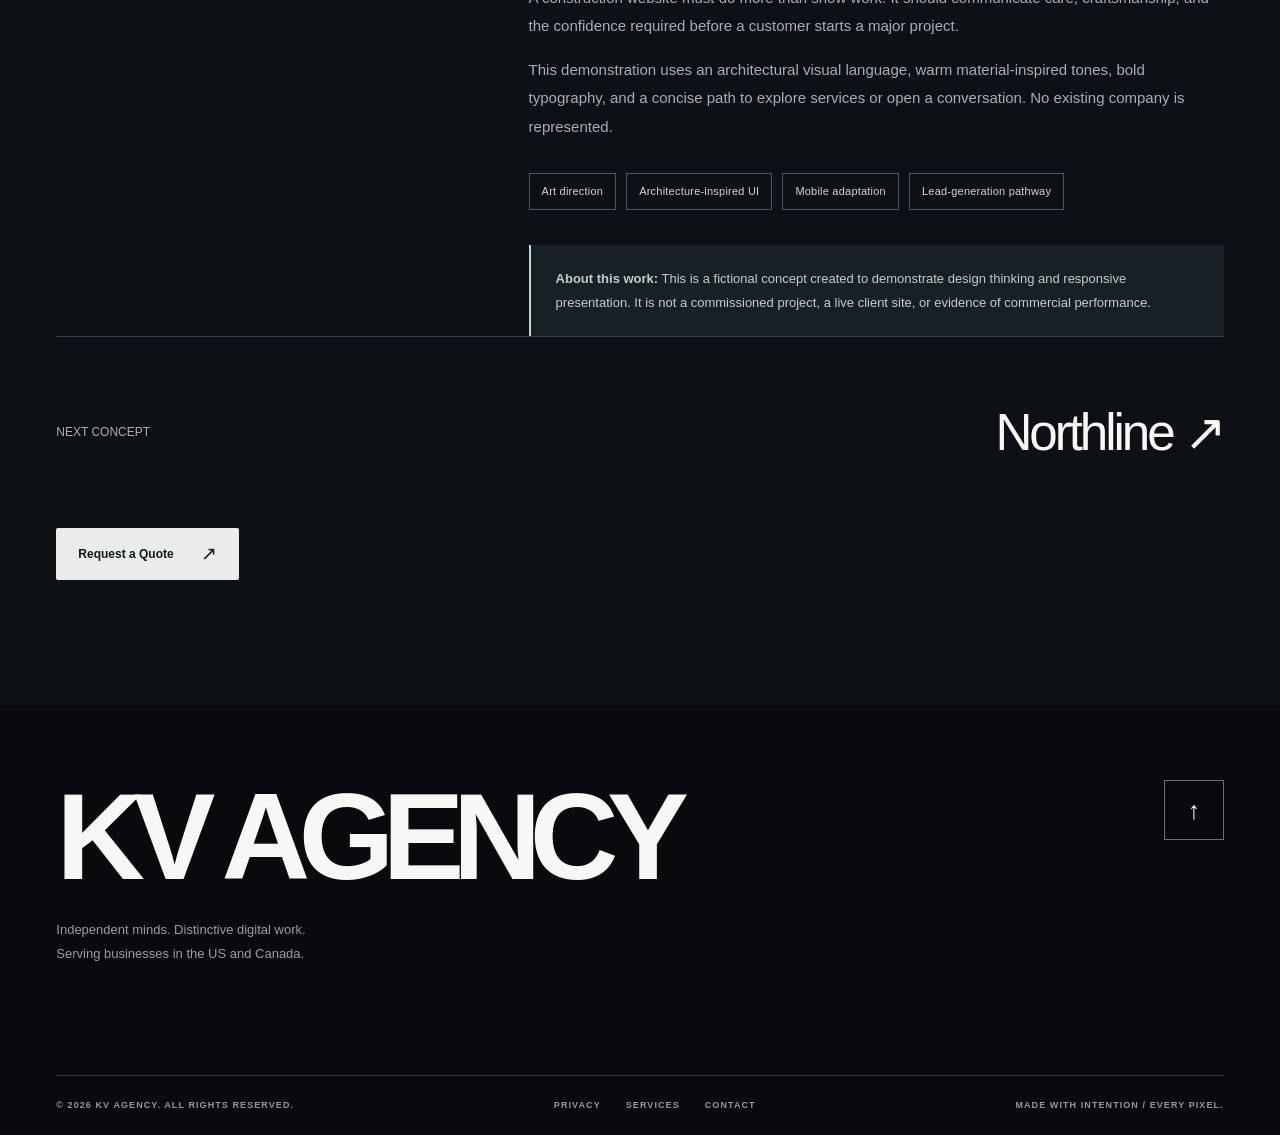
<file: projects/stoneform.html>
<!doctype html>
<html lang="en-US"><head><meta charset="utf-8"><meta name="viewport" content="width=device-width, initial-scale=1"><meta name="theme-color" content="#090b0f"><meta name="description" content="Architectural storytelling for a sophisticated renovation and construction company. This is an independent design demonstration, not a client engagement."><meta property="og:type" content="article"><meta property="og:url" content="https://kv--agency.pages.dev/projects/stoneform"><meta property="og:site_name" content="KV AGENCY"><meta property="og:title" content="Stoneform — Concept Work | KV AGENCY"><meta property="og:description" content="Independent design demonstration by KV AGENCY. Not an existing client project."><meta property="og:image" content="https://kv--agency.pages.dev/assets/og-cover.png"><meta name="twitter:card" content="summary_large_image"><title>Stoneform — Concept Project | KV AGENCY</title><link rel="canonical" href="https://kv--agency.pages.dev/projects/stoneform"><link rel="icon" href="../assets/svg/favicon.svg" type="image/svg+xml"><link rel="stylesheet" href="../assets/css/styles.css"><script src="../assets/js/config.js" defer></script><script src="../assets/js/main.js" defer></script></head>
<body class="inner-page" data-page="project"><a class="skip-link" href="#main">Skip to main content</a><div class="scroll-progress" aria-hidden="true"></div><header class="site-header"><div class="container header-inner"><a class="brand" href="../index.html" aria-label="KV Agency home"><img class="brand-mark" src="../assets/svg/logo-mark.svg" width="35" height="35" alt=""><span class="brand-wordmark">KV<span>AGENCY</span></span></a><nav class="desktop-nav" aria-label="Primary navigation"><a href="../index.html#about">Studio</a><a href="../index.html#services">Expertise</a><a href="../index.html#work">Selected work</a><a href="../index.html#process">Process</a></nav><a class="header-cta desktop-cta" href="../index.html#contact">Let's talk <span aria-hidden="true">↗</span></a><button type="button" class="menu-toggle" aria-controls="mobile-menu" aria-expanded="false" aria-label="Open menu"><span></span><span></span></button></div><nav class="mobile-menu" id="mobile-menu" aria-label="Mobile navigation" inert><div class="mobile-menu-inner"><a href="../index.html#about"><span>01</span> Studio</a><a href="../index.html#services"><span>02</span> Expertise</a><a href="../index.html#work"><span>03</span> Selected work</a><a href="../index.html#process"><span>04</span> Process</a><a href="../index.html#contact"><span>05</span> Start a project</a><p>Independent digital studio. Available for projects across the US and Canada.</p></div></nav></header><main id="main"><section class="detail-hero"><div class="container"><div class="detail-topline"><a class="detail-back" href="../index.html#work">← Back to selected work</a><span>DESIGN DEMONSTRATION 002</span></div><p class="detail-type">CONSTRUCTION & RENOVATION</p><div class="detail-heading"><h1>Stoneform.</h1><p>Architectural storytelling for a sophisticated renovation and construction company.</p></div></div></section><section class="detail-visual stone-bg" aria-label="Desktop and mobile website mockups for Stoneform"><div class="container detail-visual-inner"><div class="browser-window"><div class="browser-chrome"><i></i><i></i><i></i><span>CONCEPT — DESKTOP VIEW</span></div><img src="../assets/svg/stone-desktop.svg" width="1200" height="760" alt="Desktop mockup for fictional Stoneform website"></div><div class="phone-window"><div class="phone-speaker"></div><img src="../assets/svg/stone-mobile.svg" width="400" height="760" alt="Mobile mockup for fictional Stoneform website"></div></div></section><section class="detail-body"><div class="container"><div class="detail-body-grid"><div><p class="overline">THE IDEA / DESIGN DEMONSTRATION 002</p></div><div><h2>A more considered first impression.</h2><p>A construction website must do more than show work. It should communicate care, craftsmanship, and the confidence required before a customer starts a major project.</p><p>This demonstration uses an architectural visual language, warm material-inspired tones, bold typography, and a concise path to explore services or open a conversation. No existing company is represented.</p><div class="detail-tags"><span>Art direction</span><span>Architecture-inspired UI</span><span>Mobile adaptation</span><span>Lead-generation pathway</span></div><div class="detail-notice"><strong>About this work:</strong> This is a fictional concept created to demonstrate design thinking and responsive presentation. It is not a commissioned project, a live client site, or evidence of commercial performance.</div></div></div><div class="detail-next"><p>NEXT CONCEPT</p><a href="northline.html">Northline ↗</a></div><a class="btn btn-light" href="../index.html#contact">Request a Quote <span aria-hidden="true">↗</span></a></div></section></main><footer class="site-footer"><div class="container"><div class="footer-top"><div><a class="footer-wordmark" href="../index.html">KV AGENCY</a><p>Independent minds. Distinctive digital work.<br>Serving businesses in the US and Canada.</p></div><a class="footer-up" href="#main" aria-label="Back to top">↑</a></div><div class="footer-bottom"><span>© <span data-year>2026</span> KV AGENCY. ALL RIGHTS RESERVED.</span><div><a href="../privacy.html">PRIVACY</a><a href="../index.html#services">SERVICES</a><a href="../index.html#contact">CONTACT</a></div><span>MADE WITH INTENTION / EVERY PIXEL.</span></div></div></footer></body></html>
</file>
<file: assets/main.css>
:root {
  color-scheme: dark;
  --bg: #0b1013;
  --panel: #11191d;
  --line: #2b393e;
  --text: #f1f4f1;
  --muted: #adbcbf;
  --mint: #bfe8db;
  --deep: #0c201b;
  --max: 1264px;
  --gutter: clamp(20px, 5.3vw, 82px);
  --ease: cubic-bezier(.2,.75,.3,1);
  font-family: Inter, "Helvetica Neue", system-ui, sans-serif;
}
*, *::before, *::after { box-sizing: border-box; }
[hidden] { display: none !important; }
html { scroll-behavior: smooth; scroll-padding-top: 90px; }
body { margin: 0; background: var(--bg); color: var(--text); font-size: 1rem; line-height: 1.6; }
a { color: inherit; text-decoration: none; }
a, button, summary, input, textarea, select { -webkit-tap-highlight-color: transparent; }
button, input, select, textarea { font: inherit; }
button, summary { cursor: pointer; }
img { display: block; max-width: 100%; }
h1, h2, h3, p { margin: 0; }
h1, h2, h3 { line-height: 1.08; }
h1, h2 { font-weight: 550; letter-spacing: -.069em; }
h2 { font-size: clamp(2.55rem, 4.8vw, 4.8rem); }
h3 { font-size: 1.5rem; font-weight: 600; letter-spacing: -.04em; }
h1 em, h2 em { color: var(--mint); font-family: Georgia, serif; font-weight: 400; letter-spacing: -.085em; }
:focus-visible { outline: 2px solid #87e2cb; outline-offset: 4px; }
::selection { background: var(--mint); color: var(--deep); }
.wrap { width: min(calc(100% - 2 * var(--gutter)), var(--max)); margin-inline: auto; }
.sr-only, .skip:not(:focus) { position: absolute; width: 1px; height: 1px; padding: 0; margin: -1px; overflow: hidden; clip-path: inset(50%); white-space: nowrap; }
.skip { position: fixed; left: 16px; top: 12px; z-index: 10; background: var(--mint); color: var(--deep); padding: 10px 18px; border-radius: 6px; }
.eyebrow { color: var(--mint); text-transform: uppercase; font-size: .875rem; font-weight: 680; letter-spacing: .13em; line-height: 1.35; margin-bottom: 17px; }
.button { min-height: 48px; display: inline-flex; align-items: center; justify-content: center; padding: .72rem 1.25rem; border: 1px solid transparent; border-radius: 7px; font-size: .9375rem; line-height: 1.35; font-weight: 700; text-align: center; transition: color .2s, background .2s, border-color .2s, transform .25s var(--ease); }
.button:hover { transform: translateY(-2px); }
.button:active { transform: translateY(0); }
.primary { color: var(--deep); background: var(--mint); border-color: var(--mint); }
.primary:hover { background: #ddfff4; border-color: #ddfff4; }
.outline { color: var(--text); border-color: #516367; background: #121b20; }
.outline:hover { border-color: var(--mint); background: #213334; }
.site-header { position: sticky; top: 0; z-index: 5; background: #0b1013f7; border-bottom: 1px solid #273238; }
.header-inner { min-height: 77px; display: flex; align-items: center; justify-content: space-between; gap: clamp(16px, 4vw, 55px); }
.brand { display: inline-flex; align-items: center; gap: 11px; flex: none; font-size: 1.2rem; line-height: 1; letter-spacing: -.055em; }
.brand img { flex: none; }
.brand b { font-weight: 850; white-space: nowrap; }
.brand b span { font-weight: 520; }
.nav { display: flex; align-items: center; gap: clamp(20px, 3.3vw, 46px); }
.nav a, .footer-inner nav a { color: #c2ced0; font-size: .9375rem; padding-block: 10px; }
.nav a:hover, .footer-inner nav a:hover { color: var(--mint); }
.menu-toggle { display: none; }
.hero { overflow: clip; background: radial-gradient(ellipse at 75% 37%, #142625 0, var(--bg) 49%); }
.hero-grid { display: grid; grid-template-columns: 1.1fr .9fr; align-items: center; min-height: clamp(515px, 46vw, 670px); gap: clamp(16px, 2vw, 34px); padding-block: clamp(42px, 5.7vw, 82px); }
.hero-copy { position: relative; z-index: 1; animation: enter .7s var(--ease) both; }
@keyframes enter { from { opacity: 0; transform: translateY(14px); } to { opacity: 1; transform: translateY(0); } }
.hero .eyebrow { display: flex; align-items: center; gap: 11px; }
.signal { width: 7px; height: 7px; border-radius: 50%; background: var(--mint); box-shadow: 0 0 13px #9bdec485; }
.hero h1 { font-size: clamp(3.1rem, 6vw, 6rem); line-height: .99; }
.hero-summary { font-size: clamp(1rem, 1.45vw, 1.235rem); color: #bdc9ca; max-width: 33rem; margin-top: 24px; }
.actions { display: flex; flex-wrap: wrap; gap: 11px; margin-top: 28px; }
.price-note { color: var(--muted); margin-top: 17px; font-size: .875rem; }
.price-note strong { color: var(--text); white-space: nowrap; }
.hero-visual { position: relative; aspect-ratio: 1 / .88; align-self: center; display: grid; place-items: center; isolation: isolate; }
.hero-art { position: absolute; width: 113%; max-width: none; height: auto; max-height: 123%; object-fit: contain; z-index: -1; mask-image: radial-gradient(ellipse 52% 53%, black 51%, #000e 63%, transparent 97%); animation: sculpture 1.1s var(--ease) both; }
@keyframes sculpture { from { opacity: 0; scale: .94; } to { opacity: 1; scale: 1; } }
.frame-corner { position: absolute; width: 19px; height: 19px; border-style: solid; border-width: 0; border-color: #52706d; }
.top-left { left: 0; top: 0; border-left-width: 1px; border-top-width: 1px; }
.top-right { right: 0; top: 0; border-right-width: 1px; border-top-width: 1px; }
.bottom-left { left: 0; bottom: 0; border-left-width: 1px; border-bottom-width: 1px; }
.bottom-right { right: 0; bottom: 0; border-right-width: 1px; border-bottom-width: 1px; }
.promise-bar { border-block: 1px solid var(--line); display: grid; grid-template-columns: repeat(4, 1fr); align-items: stretch; }
.promise-bar > span { padding: 18px 8px; display: flex; align-items: center; justify-content: center; gap: 11px; text-align: center; font-size: .9375rem; font-weight: 580; color: #c6d3d3; }
.promise-bar > span + span { border-left: 1px solid var(--line); }
.tick { display: inline-grid; place-items: center; flex: none; height: 19px; width: 19px; border: 1px solid #638781; border-radius: 50%; color: var(--mint); }
.tick::before { content: ""; width: 7px; height: 4px; border: solid currentColor; border-width: 0 0 1.5px 1.5px; transform: translateY(-1px) rotate(-45deg); }
.section { padding-block: clamp(66px, 8.4vw, 128px); }
.section-head { display: flex; justify-content: space-between; align-items: flex-end; gap: 20px 48px; margin-bottom: 33px; }
.section-head > p, .section-intro { max-width: 34ch; color: var(--muted); }
.section-intro { margin-top: 22px; max-width: 41ch; }
.filters { display: flex; flex-wrap: wrap; gap: 8px; margin-bottom: 23px; }
.filters button { border: 1px solid #46595e; background: transparent; color: #c8d4d5; padding: .49rem .95rem; min-height: 42px; border-radius: 100px; font-size: .875rem; font-weight: 650; transition: all .2s; }
.filters button:hover { border-color: var(--mint); }
.filters button[aria-pressed="true"] { background: var(--mint); border-color: var(--mint); color: var(--deep); }
.work-grid { display: grid; grid-template-columns: repeat(3, minmax(0, 1fr)); gap: 16px; }
.project { min-width: 0; }
.project-link { display: block; height: 100%; border: 1px solid var(--line); border-radius: 12px; overflow: clip; background: var(--panel); transition: border-color .25s, background .25s; }
.project-link:hover { border-color: #76978f; background: #19272b; }
.project-media { height: auto; aspect-ratio: 1.52; position: relative; isolation: isolate; overflow: hidden; display: flex; align-items: flex-end; justify-content: center; }
.project-media.cleaning { background: radial-gradient(ellipse at 5% 0%, #819f83, #354f47 85%); }
.project-media.construction { background: radial-gradient(ellipse at 90% 5%, #8f7360, #4b3b34 85%); }
.project-media.hospitality { background: radial-gradient(ellipse at 15% 15%, #a16d51, #50332c 85%); }
.mock-browser { width: 87%; min-width: 0; height: 83%; background: #f5f0e6; border: 1px solid #0007; border-bottom: 0; border-radius: 8px 8px 0 0; overflow: hidden; box-shadow: 0 14px 28px #0007; transform: translateY(3px); transition: transform .38s var(--ease); container-type: inline-size; }
.project-link:hover .mock-browser { transform: translateY(0) scale(1.025); }
.mock-chrome { display:flex; align-items:center; gap:4px; height: 15px; padding-left: 8px; background: #263033; }
.mock-chrome i { width: 4px; height: 4px; border-radius: 50%; background: #8a9b98; }
.mock-nav { display:flex; align-items:center; justify-content:space-between; gap: 8px; padding: 4% 7%; color: #183b31; font-size: 4.5cqw; font-weight: 780; line-height: 1; }
.mock-nav span { color: inherit; opacity: .8; font-size: 3cqw; }
.mock-body { position: relative; isolation: isolate; overflow: hidden; height: calc(100% - 31px); display: grid; align-items: center; }
.mock-body img { width: 100%; height: 100%; object-fit: cover; min-height: 0; min-width: 0; }
.mock-copy { font-family: Georgia, serif; font-size: 8.2cqw; font-weight: 500; line-height: .93; z-index: 1; letter-spacing: -.045em; }
.mock-copy em { display: block; }
.mock-copy span { display: table; margin-top: .7em; padding: .55em .75em; border-radius: 2px; background: #dcebb9; color: #19372c; font: 700 3.4cqw/1.05 system-ui, sans-serif; letter-spacing: normal; }
.cleaning .mock-body { grid-template-columns: 1fr 1fr; padding: 0 6% 7%; gap: 5%; }
.cleaning .mock-copy { color: #183b31; }
.cleaning .mock-body img { border-radius: 3px; }
.construction .mock-nav, .hospitality .mock-nav { background: #202522; color: #f7e9cf; }
.construction .mock-body img, .hospitality .mock-body img { position: absolute; inset: 0; z-index: -2; }
.construction .mock-body::after, .hospitality .mock-body::after { content:""; position: absolute; inset: 0; background: linear-gradient(90deg, #17100cc9, #17100c12 92%); z-index: -1; }
.construction .mock-copy, .hospitality .mock-copy { color: #fff8e9; padding-inline: 8%; }
.construction .mock-copy span { background: #eadcc4; color: #231a15; }
.hospitality .mock-nav { color: #f2dcae; background: #37251e; }
.hospitality .mock-copy span { background: #f7d69b; color: #302116; }
.project-info { position: relative; display: grid; align-content: start; gap: 7px; padding: 18px 19px 19px; }
.project-category { color: var(--muted); font-size: .875rem; }
.project-info h3 { margin-bottom: 6px; }
.project-action { min-height: 25px; display: flex; align-items: center; justify-content: space-between; gap: 6px; color: var(--mint); font-size: .9375rem; font-weight: 650; }
.project-action span { width: 25px; height: 25px; display: grid; place-items: center; border: 1px solid #638781; border-radius: 50%; line-height: 1; transition: rotate .25s, background .25s, color .25s; }
.project-link:hover .project-action span { background: var(--mint); color: var(--deep); rotate: 90deg; }
.services { background: #10191d; border-block: 1px solid var(--line); }
.service-grid { display: grid; grid-template-columns: repeat(3, minmax(0, 1fr)); gap: 16px; }
.service { padding: clamp(21px, 3vw, 39px); border: 1px solid #3b4b50; border-radius: 12px; display: flex; flex-direction: column; align-items: flex-start; background: #131d22; }
.service.featured { background: #162823; border-color: #6b9488; }
.service h3 { margin-top: 18px; }
.service > p:not(.service-price) { color: var(--muted); margin-top: 10px; }
.service ul { display: grid; gap: 7px; padding-left: 1.05rem; margin: 19px 0 25px; color: #d2dddd; font-size: .9375rem; }
.service li::marker { color: #a3d7c7; }
.service-price { color: #e2efeb; margin-top: auto; margin-bottom: 9px; font-size: .875rem; }
.service .button { width: 100%; }
.service-icon { display: block; position: relative; width: 31px; height: 26px; color: var(--mint); border: 1.5px solid currentColor; border-radius: 4px; }
.site-icon::before { content: ""; position: absolute; inset: 5px 0 auto; border-top: 1.5px solid currentColor; }
.site-icon::after { content: ""; position: absolute; inset: 6px auto 0 8px; border-left: 1.5px solid currentColor; }
.page-icon { width: 23px; }
.page-icon::after { content: ""; position: absolute; inset: 6px 4px auto; height: 6px; border-block: 1.5px solid currentColor; }
.refresh-icon { border-radius: 50%; width: 26px; border-left-color: transparent; transform: rotate(-20deg); }
.refresh-icon::after { content: ""; position: absolute; top: 1px; left: 0; width: 6px; height: 6px; border-bottom: 1.5px solid currentColor; border-right: 1.5px solid currentColor; transform: rotate(21deg); }
.process-grid, .trust-grid, .contact-grid { display: grid; grid-template-columns: .9fr 1.1fr; align-items: start; gap: clamp(25px, 6vw, 100px); }
.accordion { border-top: 1px solid #425156; }
.accordion details { border-bottom: 1px solid #425156; }
.accordion summary { list-style: none; display: grid; grid-template-columns: 2.8rem minmax(0, 1fr) 20px; align-items: center; gap: 10px; padding: 22px 4px; }
.accordion summary::-webkit-details-marker { display: none; }
.accordion summary:hover .step-title { color: var(--mint); }
.step-title { font-size: 1.5rem; line-height: 1.15; font-weight: 600; letter-spacing: -.04em; transition: color .2s; }
.step-num { color: var(--mint); font-size: .875rem; font-variant-numeric: tabular-nums; }
.plus { position: relative; width: 15px; height: 15px; color: var(--mint); }
.plus::before, .plus::after { content: ""; position: absolute; display: block; inset: 7px 0 auto; border-top: 1.5px solid currentColor; }
.plus::after { transform: rotate(90deg); transition: transform .22s; }
details[open] .plus::after { transform: rotate(0); }
.accordion details p { margin: 0 24px 20px 3.75rem; color: var(--muted); }
.trust { background: radial-gradient(ellipse at 20% 50%, #192c29, #111a1e 63%); border-block: 1px solid var(--line); }
.signature { display: flex; align-items: center; gap: 12px; margin-top: 27px; }
.signature div { display: grid; }
.signature span { color: var(--muted); font-size: .875rem; }
.trust-checks { display: grid; gap: 10px; }
.trust-checks article { display: flex; align-items: flex-start; gap: 16px; padding: 19px 21px; background: #111b1d; border: 1px solid #405652; border-radius: 9px; }
.trust-checks .tick { margin-top: 2px; }
.trust-checks h3 { font-size: 1.16rem; margin-bottom: 6px; }
.trust-checks p { color: var(--muted); }
.contact { background: radial-gradient(ellipse at 5% 45%, #142723, var(--bg) 60%); }
.contact-grid { grid-template-columns: .85fr 1.15fr; }
.contact-copy { padding-top: 16px; }
.contact-price { display: block; margin-top: 25px; color: #e2f3eb; }
.email-link { margin-top: 21px; color: var(--muted); }
.email-link a, .privacy-note a, .legal p a { text-decoration: underline; text-underline-offset: 4px; color: var(--mint); overflow-wrap: anywhere; }
.quote-form { color-scheme: light; background: #ebf5ef; color: #10251e; padding: clamp(21px, 3.35vw, 44px); border-radius: 14px; box-shadow: 0 16px 55px #0004; min-width: 0; }
.quote-form h3 { font-size: clamp(1.55rem, 2.5vw, 2.13rem); }
.form-intro { font-size: .875rem; color: #425750; margin: 8px 0 22px; }
.form-grid { display: grid; grid-template-columns: repeat(2, minmax(0, 1fr)); gap: 15px; }
.form-grid label { display: block; font-size: .9375rem; font-weight: 680; min-width: 0; }
.form-grid .wide { grid-column: 1 / -1; }
.optional { font-size: .875rem; font-weight: 500; }
.form-grid input, .form-grid select, .form-grid textarea { display: block; width: 100%; min-width: 0; min-height: 46px; font-size: 1rem; font-weight: 450; color: #152c24; background: #fafffc; border: 1px solid #677d73; border-radius: 6px; margin-top: 5px; padding: 9px 11px; }
.form-grid :is(input, textarea)::placeholder { color: #496157; opacity: 1; }
.form-grid textarea { resize: vertical; }
.form-grid select { appearance: none; padding-right: 28px; background-image: url("data:image/svg+xml,%3Csvg xmlns='http://www.w3.org/2000/svg' viewBox='0 0 16 16'%3E%3Cpath d='m4 6 4 4 4-4' stroke='%23425b51' stroke-width='1.5' fill='none'/%3E%3C/svg%3E"); background-repeat: no-repeat; background-position: right 8px center; background-size: 16px; }
.quote-form :focus-visible { outline-color: #287260; outline-offset: 3px; }
.quote-form .submit { width: 100%; margin-top: 16px; background: #163b32; color: #effdf7; border-color: #163b32; }
.quote-form .submit:hover { background: #225548; }
.quote-form .submit:disabled { cursor: wait; opacity: .75; transform: none; }
.form-status:not(:empty) { margin-top: 13px; border-radius: 6px; padding: 10px 12px; background: #d7eee1; color: #184c36; font-weight: 650; }
.form-status[data-state="error"]:not(:empty) { background: #fce6dd; color: #792d1e; }
.privacy-note { margin-top: 13px; color: #425750; font-size: .875rem; }
.privacy-note a { color: #254c40; }
.site-footer { border-top: 1px solid var(--line); padding-block: 27px; background: #0a0f12; }
.footer-inner { display: flex; align-items: center; justify-content: space-between; gap: 17px 24px; flex-wrap: wrap; }
.footer-inner p { color: var(--muted); font-size: .875rem; margin-top: 8px; }
.footer-inner nav { display: flex; flex-wrap: wrap; gap: 8px 20px; }
.copyright { color: var(--muted); font-size: .875rem; }
.legal { max-width: 760px; padding-block: clamp(50px, 9vw, 110px); }
.legal h1 { font-size: clamp(2.8rem, 6vw, 5rem); margin-bottom: 32px; }
.legal h2 { font-size: 1.4rem; letter-spacing: -.04em; margin: 25px 0 10px; }
.legal p { margin-bottom: 16px; color: var(--muted); }
@media (max-width: 880px) {
  .hero-grid { min-height: 475px; }
  .work-grid, .service-grid { grid-template-columns: repeat(2, minmax(0, 1fr)); }
}
@media (max-width: 665px) {
  html { scroll-padding-top: 80px; }
  .header-inner { min-height: 66px; gap: 9px; flex-wrap: wrap; }
  .brand { font-size: 1.025rem; gap: 7px; }
  .brand img { width: 32px; height: 32px; }
  .header-cta { font-size: .875rem; min-height: 42px; padding: .5rem .62rem; }
  .menu-toggle:not([hidden]) { display: flex; padding: .45rem .55rem; gap: 6px; margin-left: auto; align-items: center; min-height: 44px; color: var(--text); background: none; border: none; font-size: .875rem; }
  .menu-toggle span { width: 13px; height: 7px; border-block: 1px solid currentColor; }
  .nav { order: 4; width: 100%; border-top: 1px solid var(--line); justify-content: space-between; gap: 10px; }
  .enhanced .nav:not(.open) { display: none; }
  .hero-grid { display: block; position: relative; min-height: auto; padding-top: 53px; padding-bottom: 25px; }
  .hero h1 { font-size: clamp(2.7rem, 9.25vw, 4rem); }
  .hero-visual { width: min(100%, 410px); margin: 25px auto 0; aspect-ratio: 1 / .68; }
  .hero-art { max-height: 132%; }
  .promise-bar { grid-template-columns: repeat(2, 1fr); }
  .promise-bar > span { padding: 11px 4px; font-size: .875rem; gap: 6px; }
  .promise-bar > span:nth-child(odd) { border-left: 0; }
  .promise-bar > span:nth-child(n+3) { border-top: 1px solid var(--line); }
  .section-head { display: grid; }
  .work-grid, .service-grid, .process-grid, .trust-grid, .contact-grid { grid-template-columns: minmax(0, 1fr); }
  .project-media { aspect-ratio: 1.65; }
  .accordion summary { grid-template-columns: 2rem minmax(0, 1fr) 20px; }
  .accordion details p { margin-left: 2.9rem; }
  .contact-copy { padding-top: 0; }
}
@media (max-width: 455px) {
  .form-grid { grid-template-columns: minmax(0, 1fr); }
  .hero .eyebrow { font-size: .8125rem; letter-spacing: .095em; }
  .actions .button { font-size: .875rem; padding-inline: .8rem; }
}
@media (max-width: 370px) {
  .header-cta { display: none; }
  .actions { display: grid; grid-template-columns: 1fr; }
}
@media (prefers-reduced-motion: reduce) {
  *, *::before, *::after { scroll-behavior: auto !important; animation: none !important; transition: none !important; }
}
</file>
<file: assets/demo.css>
:root { font-family: system-ui, sans-serif; color-scheme: light; scroll-behavior: smooth; }
* { box-sizing: border-box; }
body { margin: 0; color: var(--ink); background: var(--paper); line-height: 1.6; }
body.cleaning { --paper: #f6f5e9; --band: #e8ebdd; --card: #f9fbf3; --ink: #193d32; --soft: #455f52; --line: #92a898; --cta: #dcebb9; --btn-ink: #173124; --focus: #285c49; }
body.construction { color-scheme: dark; --paper: #241e1a; --band: #302621; --card: #382d26; --ink: #fff2e0; --soft: #e0cbb4; --line: #92765e; --cta: #eadcc4; --btn-ink: #221b15; --focus: #f6d8ad; }
body.hospitality { --paper: #f7ecd7; --band: #eed8ba; --card: #fff6e8; --ink: #40271d; --soft: #634737; --line: #9a7963; --cta: #46271d; --btn-ink: #fff1d8; --focus: #843c24; }
a { color: inherit; }
h1, h2, p, dl, dd { margin: 0; }
h1, h2 { font-family: Georgia, serif; font-weight: 500; line-height: 1.02; letter-spacing: -.055em; }
h1 { font-size: clamp(3.25rem, 7.4vw, 7rem); margin-bottom: 19px; }
h1 em { display: block; font-weight: 400; }
h2 { font-size: clamp(2rem, 3.5vw, 3.35rem); margin-bottom: 18px; }
:focus-visible { outline: 2px solid var(--focus); outline-offset: 4px; }
.demo-skip { position: fixed; top: 0; left: 14px; transform: translateY(-110%); z-index: 3; padding: 9px 14px; background: var(--card); }
.demo-skip:focus { transform: translateY(10px); }
.demo-wrap { width: min(1180px, 100% - 2 * clamp(20px, 6vw, 90px)); margin-inline: auto; }
.demo-header { background: #0c1515; color: #e0f3ec; }
.demo-header :focus-visible { outline-color: #9be4ce; }
.demo-header .demo-wrap { min-height: 57px; display: flex; align-items: center; justify-content: space-between; gap: 7px 20px; flex-wrap: wrap; font-size: .875rem; padding-block: 8px; }
.demo-header a { text-decoration: none; display: flex; gap: 9px; align-items: center; font-weight: 650; }
.demo-header a:hover { text-decoration: underline; text-underline-offset: 4px; }
.demo-hero { display: grid; grid-template-columns: 1fr 1fr; align-items: center; gap: clamp(22px, 5vw, 76px); padding-block: clamp(40px, 7vw, 95px); }
.demo-brand { font-size: 1.2rem; font-weight: 760; border-bottom: 1px solid var(--line); padding-bottom: 13px; margin-bottom: 25px; }
.construction .demo-brand { letter-spacing: .12em; text-transform: uppercase; }
.hospitality .demo-brand { font-family: Georgia, serif; font-size: 1.45rem; }
.demo-category { color: var(--soft); font-size: .875rem; font-weight: 750; margin-bottom: 16px; letter-spacing: .08em; text-transform: uppercase; }
.demo-lead { color: var(--soft); max-width: 37ch; font-size: 1.09rem; }
.demo-button { display: inline-flex; justify-content: center; align-items: center; min-height: 48px; border: 1px solid transparent; border-radius: 7px; padding: .65rem 1.05rem; font: 700 1rem/1.3 system-ui, sans-serif; text-decoration: none; color: var(--btn-ink); background: var(--cta); margin-top: 24px; transition: transform .2s; cursor: pointer; }
.demo-button:hover { transform: translateY(-2px); }
.demo-photo { width: 100%; height: auto; aspect-ratio: 1.12; object-fit: cover; border-radius: 9px; }
.hospitality .demo-photo { border-radius: 45% 45% 8px 8px; }
.demo-band { background: var(--band); padding-block: clamp(42px, 7vw, 90px); border-block: 1px solid var(--line); }
.demo-grid { display: grid; grid-template-columns: 1.07fr .93fr; gap: clamp(24px, 5vw, 75px); align-items: start; }
.options details { border-top: 1px solid var(--line); }
.options details:last-child { border-bottom: 1px solid var(--line); }
.options summary { padding: 14px 3px; cursor: pointer; font-weight: 720; }
.options details p { margin: 0 3px 15px; color: var(--soft); }
.widget { scroll-margin-top: 16px; padding: clamp(20px, 4vw, 33px); border: 1px solid var(--line); border-radius: 9px; background: var(--card); }
.widget h2 { font-size: clamp(1.8rem, 3vw, 2.5rem); margin-bottom: 11px; }
.widget p { color: var(--soft); }
.widget label { display: block; margin-top: 13px; font-weight: 650; }
.widget select { display: block; width: 100%; min-height: 44px; margin-top: 3px; border: 1px solid var(--line); border-radius: 6px; padding: 7px 12px; background: var(--paper); color: var(--ink); font: inherit; }
.demo-status:not(:empty) { margin-top: 12px; font-weight: 650; }
.hours div { display: flex; flex-wrap: wrap; justify-content: space-between; gap: 4px 14px; padding-block: 10px; border-bottom: 1px solid var(--line); }
.hours dt { font-weight: 650; }
.demo-footer { display: flex; flex-wrap: wrap; justify-content: space-between; gap: 10px; padding-block: 25px; font-size: .9375rem; }
.demo-footer a { font-weight: 700; text-underline-offset: 4px; }
@media (max-width: 700px) {
  .demo-hero, .demo-grid { grid-template-columns: minmax(0, 1fr); }
  .demo-photo { aspect-ratio: 1.55; }
}
@media (prefers-reduced-motion: reduce) {
  *, *::before, *::after { scroll-behavior: auto !important; transition: none !important; }
}
</file>
<file: assets/css/styles.css>
/* KV AGENCY — original visual system. No external libraries or fonts. */
:root{
  --ink:#090b0f;--ink2:#10141a;--panel:#141920;--stroke:#29303a;
  --paper:#f1f1ee;--white:#f7f8f6;--muted:#969da8;--teal:#bddfda;
  --ease:cubic-bezier(.22,1,.36,1);--max:1400px;--gutter:clamp(22px,4.4vw,78px);
  --header-h:83px;
}
*{box-sizing:border-box}html{scroll-behavior:smooth;scroll-padding-top:var(--header-h)}
body{margin:0;background:var(--ink);color:var(--white);font-family:Inter,"Helvetica Neue",-apple-system,BlinkMacSystemFont,"Segoe UI",Arial,sans-serif;font-size:16px;line-height:1.55;-webkit-font-smoothing:antialiased;overflow-x:hidden}
body.menu-open{overflow:hidden}::selection{background:#c5eee4;color:#0a1415}
a{color:inherit;text-decoration:none}button,input,textarea,select{font:inherit}button{cursor:pointer}img,svg{max-width:100%;display:block}img{height:auto}h1,h2,h3,p{margin-top:0}h1,h2,h3{line-height:1.08}h1,h2{font-weight:550}h3{font-weight:570}
:focus-visible{outline:2px solid #b6f2e4;outline-offset:4px}input:focus-visible,textarea:focus-visible,select:focus-visible{outline-offset:0}
.container{width:min(100% - (var(--gutter) * 2),var(--max));margin-inline:auto}
.skip-link{position:fixed;z-index:9999;top:-100px;left:20px;background:white;color:#0b1015;padding:12px 18px;border-radius:4px}.skip-link:focus{top:14px}
.scroll-progress{position:fixed;z-index:999;top:0;left:0;width:100%;height:2px;transform-origin:left;transform:scaleX(0);background:#c0f0e4;pointer-events:none}
.section-pad{padding-block:clamp(96px,11.2vw,174px)}
.eyebrow,.overline,.section-index,.section-note,.service-count,.project-industry,.concept-label,.project-bottom-id,.process-num{font-size:11px;font-weight:650;letter-spacing:.17em;line-height:1.5}
.overline{color:var(--teal);margin-bottom:31px}.section-display{font-size:clamp(3.35rem,6.1vw,7.1rem);letter-spacing:-.07em;line-height:1.045;margin:0;font-weight:520}.section-display em{font-family:Georgia,"Times New Roman",serif;letter-spacing:-.085em;font-weight:400;color:var(--teal)}
.section-topline{display:flex;align-items:center;gap:22px;margin-bottom:clamp(65px,8vw,118px);color:var(--muted)}.section-index{color:var(--white);white-space:nowrap}.section-rule{height:1px;background:#30353b;flex:1}.section-note{white-space:nowrap}
.section-heading-row{display:flex;align-items:flex-end;justify-content:space-between;gap:40px;margin-bottom:65px}.section-heading-row .section-display{max-width:950px}.heading-aside{max-width:306px;color:#a0a7ac;font-size:15px;line-height:1.8;margin:0 0 10px}
.reveal{opacity:1;transform:none;transition:opacity .9s var(--ease),transform .9s var(--ease)}.js-motion .reveal:not(.is-visible){opacity:0;transform:translateY(38px)}.reveal.is-visible{opacity:1;transform:none}
/* Header */
.site-header{height:var(--header-h);position:fixed;top:0;left:0;right:0;z-index:100;border-bottom:1px solid rgba(255,255,255,.09);transition:background .3s,border-color .3s}
.site-header.is-scrolled{background:rgba(9,12,16,.9);backdrop-filter:blur(18px);-webkit-backdrop-filter:blur(18px);border-color:#394149}.header-inner{height:100%;display:flex;align-items:center;justify-content:space-between;gap:32px}
.brand{display:flex;align-items:center;gap:10px;flex-shrink:0}.brand-mark{width:36px;height:36px}.brand-wordmark{font-size:20px;letter-spacing:-.07em;font-weight:800;line-height:1;white-space:nowrap}.brand-wordmark>span{font-size:16px;letter-spacing:-.06em;font-weight:490;margin-left:3px}.brand-wordmark sup{font-size:7px;vertical-align:top;position:relative;top:-2px;margin-left:3px;letter-spacing:0}
.desktop-nav{display:flex;align-items:center;gap:clamp(22px,3vw,48px);margin-left:auto}.desktop-nav a{font-size:12px;font-weight:520;color:#bfc4c9;transition:color .25s}.desktop-nav a:hover{color:var(--white)}
.header-cta{font-size:12px;letter-spacing:.01em;white-space:nowrap;border:1px solid #687077;padding:12px 18px;border-radius:2px;transition:background .25s,color .25s,border-color .25s}.header-cta span{margin-left:15px}.header-cta:hover{background:var(--white);color:var(--ink);border-color:var(--white)}
.menu-toggle{display:none}.mobile-menu{display:none}
/* Hero */
.hero{position:relative;min-height:min(930px,100svh);padding-top:calc(var(--header-h) + 110px);padding-bottom:38px;overflow:hidden;background:radial-gradient(ellipse 48% 66% at 86% 37%,rgba(44,71,78,.24),transparent 68%),linear-gradient(125deg,#0b0e13 0%,#0a0c10 66%,#080a0e 100%)}
.hero:after{content:"";position:absolute;inset:0;z-index:0;pointer-events:none;background:linear-gradient(90deg,rgba(9,11,15,.15),transparent 42%),repeating-linear-gradient(90deg,transparent 0,transparent calc(25% - 1px),rgba(255,255,255,.022) calc(25% - 1px),rgba(255,255,255,.022) 25%);opacity:.4}
.hero-noise{position:absolute;inset:0;opacity:.15;pointer-events:none;background-image:url("data:image/svg+xml,%3Csvg viewBox='0 0 180 180' xmlns='http://www.w3.org/2000/svg'%3E%3Cfilter id='n'%3E%3CfeTurbulence type='fractalNoise' baseFrequency='.62' numOctaves='3' stitchTiles='stitch'/%3E%3C/filter%3E%3Crect width='100%25' height='100%25' opacity='.33' filter='url(%23n)'/%3E%3C/svg%3E")}
.hero-inner{position:relative;min-height:700px;display:flex;flex-direction:column;justify-content:space-between;z-index:1}.hero-copy{position:relative;z-index:3;max-width:1000px}.hero-eyebrow{display:flex;align-items:center;gap:11px;color:#b2bbb9;margin-bottom:44px;letter-spacing:.15em}.live-dot,.tiny-circle{display:inline-block;width:7px;height:7px;background:#bddfd9;border-radius:50%;box-shadow:0 0 17px rgba(189,223,217,.5)}.eyebrow-sep{opacity:.45;margin:0 5px}
.hero h1{font-size:clamp(3.8rem,6.2vw,7.9rem);font-weight:520;letter-spacing:-.083em;line-height:.995;margin:0;max-width:1050px}.hero h1>span{display:block}.hero .gradient-word{color:#c1e2dc;font-family:Georgia,"Times New Roman",serif;font-weight:400;font-style:italic;letter-spacing:-.087em}.hero-period{color:#c1e2dc}
.hero-lower{display:flex;align-items:end;gap:50px;margin-top:42px}.hero-lower>p{max-width:380px;font-size:15px;color:#b8bdc4;line-height:1.85;margin:0}.hero-actions{display:flex;align-items:center;gap:13px;flex-wrap:wrap}
.btn{display:inline-flex;align-items:center;justify-content:space-between;gap:27px;border-radius:2px;font-size:12px;font-weight:700;line-height:1.2;padding:17px 21px;min-height:52px;transition:transform .3s var(--ease),background .25s,border-color .25s;color:inherit;border:1px solid transparent;text-align:left}.btn:hover{transform:translateY(-3px)}.btn>span:last-child{font-size:19px;font-weight:400;line-height:0}.btn-light{background:#e9ece8;color:#11191c}.btn-light:hover{background:#c6e4df}.btn-ghost{background:#161b20b8;border-color:#626870;color:#f3f3f0}.btn-ghost:hover{background:#27313a;border-color:#abb1b7}
.hero-art{position:absolute;right:-46px;top:-76px;width:min(47.3vw,680px);height:auto;z-index:1;pointer-events:none;opacity:.98;filter:drop-shadow(0 0 72px rgba(82,151,151,.12))}.hero-art img{width:100%;height:auto;animation:floatArt 9s ease-in-out infinite}.hero-art-glow{position:absolute;inset:15% 0 22%;background:radial-gradient(ellipse,#4ca7a640,transparent 67%);filter:blur(35px)}.hero-art-label{position:absolute;bottom:12%;left:13%;right:6%;display:flex;justify-content:space-between;gap:16px;font-size:9px;letter-spacing:.2em;color:#c7d0d1;opacity:.75}
.hero-bottom{display:flex;align-items:center;justify-content:space-between;gap:20px;color:#898f99;border-top:1px solid rgba(255,255,255,.15);padding-top:22px;font-size:10px;letter-spacing:.17em;font-weight:650;margin-top:100px}.hero-bottom a{color:#c4cbc9}.hero-bottom a span{font-size:18px;margin-left:14px;vertical-align:middle}
@keyframes floatArt{0%,100%{transform:translate3d(0,0,0)}50%{transform:translate3d(0,-16px,0)}}
/* Intro line */
.marquee-band{border-bottom:1px solid #2b3037;border-top:1px solid #2b3037;background:#10141a}.marquee-content{min-height:93px;display:flex;justify-content:space-between;align-items:center;gap:20px;font-size:clamp(12px,1.4vw,17px);color:#c7cbca;letter-spacing:-.03em;font-weight:490}.marquee-content i{width:5px;height:5px;transform:rotate(45deg);background:#badbd4;flex-shrink:0}
/* About */
.about-section{background:#0e1116}.about-grid{display:grid;grid-template-columns:.91fr 1.09fr;gap:clamp(50px,8vw,145px)}.about-left{position:relative;display:flex;flex-direction:column;min-height:500px}.about-monogram{font-size:clamp(11rem,23vw,25rem);line-height:.8;font-weight:700;letter-spacing:-.145em;color:#1d252b;white-space:nowrap;user-select:none;margin-left:-.08em;margin-top:45px}.about-monogram span{color:#2d3b3d}.about-monogram sup{font-size:30px;vertical-align:top;letter-spacing:0;margin-left:8px;color:#667a7d}.about-side-note{margin-top:auto;padding-top:22px;display:flex;align-items:center;gap:26px;color:#abb7b7;font-size:10px;line-height:1.9;letter-spacing:.12em;font-weight:640}.cross-icon{font-size:50px;font-weight:200;line-height:1;color:#c1e6d9}.about-right .section-display{font-size:clamp(3.2rem,4.85vw,5.75rem)}.about-text{margin-top:45px;display:grid;grid-template-columns:1fr 1fr;gap:35px;color:#a4adb6;font-size:14px;line-height:1.9}.about-text p{margin:0}.text-link{display:inline-flex;align-items:center;gap:36px;border-bottom:1px solid #a5bab5;padding-bottom:11px;margin-top:42px;font-size:13px;color:#cce5dc;transition:gap .25s}.text-link:hover{gap:46px}
/* Services */
.services-section{background:#0b0e12}.services-grid{display:grid;grid-template-columns:repeat(3,1fr);border-top:1px solid #30363f;border-left:1px solid #30363f}.service-card{padding:clamp(31px,4vw,57px);border-right:1px solid #30363f;border-bottom:1px solid #30363f;display:flex;flex-direction:column;min-height:392px;position:relative;overflow:hidden;transition:background .3s}.service-card:hover{background:#131a20}.service-card::before{content:"";position:absolute;left:0;top:0;width:0;height:2px;background:var(--teal);transition:width .55s var(--ease)}.service-card:hover::before{width:100%}.service-count{color:#91a09f}.service-card svg{width:56px;height:56px;stroke:#bfd9d6;stroke-width:1.3;stroke-linecap:round;stroke-linejoin:round;margin:33px 0 24px}.service-card h3{font-size:clamp(23px,2.15vw,33px);line-height:1.13;letter-spacing:-.055em;margin-bottom:15px}.service-card p{color:#99a3ab;font-size:13px;line-height:1.8;max-width:340px;margin-bottom:26px}.service-card a{font-size:12px;color:#d7e3e1;margin-top:auto;display:flex;align-items:center;justify-content:space-between;border-top:1px solid #343b43;padding-top:16px;transition:color .2s}.service-card a:hover{color:#b9f5e5}.service-card a span{font-size:21px}
/* Work */
.work-section{background:#10141a}.work-heading{margin-bottom:75px}.portfolio-stack{display:grid;gap:28px}.project-card{position:relative;display:grid;grid-template-columns:.42fr .58fr;min-height:590px;overflow:hidden;border-radius:3px;isolation:isolate}.project-card:after{content:"";position:absolute;inset:0;z-index:-1;pointer-events:none;background:radial-gradient(ellipse 80% 80% at 80% 30%,rgba(255,255,255,.10),transparent 80%)}.project-luma{background:#1c2c29}.project-stone{background:#38312d}.project-north{background:#1a2c3a}.project-copy{position:relative;z-index:3;display:flex;flex-direction:column;align-items:flex-start;padding:clamp(38px,5.2vw,78px) 20px 74px clamp(38px,5.2vw,78px)}.concept-label{color:#dce9e3;display:inline-flex;align-items:center;gap:12px;border:1px solid #7c948c;padding:9px 12px;border-radius:2px;font-size:9px}.concept-label .tiny-circle{width:5px;height:5px}.project-industry{color:#a6b9b4;margin:94px 0 11px;font-size:10px}.project-card h3{font-size:clamp(3.2rem,5.5vw,6.5rem);line-height:1;letter-spacing:-.075em;font-weight:510;margin:0 0 25px}.project-card h3 span{font-size:15px;vertical-align:top;letter-spacing:0;margin-left:6px}.project-copy>p:not(.project-industry){font-size:14px;line-height:1.8;color:#c4d0ce;max-width:320px;margin:0 0 32px}.project-link{display:inline-flex;align-items:center;justify-content:space-between;gap:35px;border-bottom:1px solid #becdc9;padding-bottom:12px;font-size:13px;color:#f5f7f4;transition:gap .25s}.project-link:hover{gap:45px}.project-link span{font-size:22px;line-height:1}
.project-images{position:relative;display:block;align-self:stretch;min-height:550px;z-index:2}.browser-window{position:absolute;width:min(93%,800px);top:20%;left:1%;border:7px solid #151a1e;border-radius:9px;background:#151a1e;overflow:hidden;box-shadow:0 30px 80px #0008,0 0 0 1px #ffffff3d;transform:perspective(1000px) rotateY(-7deg) rotateX(2deg);transition:transform .7s var(--ease)}.browser-window img{width:100%;height:auto;display:block}.browser-chrome{height:27px;background:#20282b;display:flex;align-items:center;gap:5px;padding:0 10px;position:relative}.browser-chrome i{width:5px;height:5px;border-radius:50%;background:#697777}.browser-chrome span{position:absolute;left:50%;transform:translateX(-50%);font-size:8px;color:#9eaaa9;letter-spacing:.04em}.phone-window{position:absolute;width:clamp(115px,14.3vw,205px);right:6%;bottom:8%;border:6px solid #161b1e;border-radius:24px;box-shadow:0 28px 65px #0009,0 0 0 1px #ffffff42;background:#151b1d;overflow:hidden;transform:perspective(850px) rotateY(-12deg) rotateZ(3deg);transition:transform .7s var(--ease)}.phone-window img{width:100%}.phone-speaker{position:absolute;z-index:1;width:31%;height:10px;background:#161b1e;border-radius:0 0 9px 9px;left:34.5%;top:0}.project-card:hover .browser-window{transform:perspective(1000px) rotateY(-2deg) rotateX(0) translateY(-7px)}.project-card:hover .phone-window{transform:perspective(850px) rotateY(-4deg) rotateZ(1deg) translateY(-7px)}.project-bottom-id{position:absolute;bottom:24px;right:30px;color:#bbc9c6;font-size:8px}.work-footnote{display:flex;gap:17px;margin-top:36px;align-items:flex-start;color:#a0a7af}.work-footnote span{font-size:38px;line-height:1;color:#bfdcd6}.work-footnote p{max-width:675px;font-size:12px;line-height:1.7}
/* Process */
.process-section{background:#0b0e12}.process-list{list-style:none;margin:20px 0 0;padding:0;border-top:1px solid #384047}.process-item{display:grid;grid-template-columns:.09fr .47fr .44fr;align-items:center;gap:22px;padding:40px 0;border-bottom:1px solid #384047}.process-num{color:#b4d2ca}.process-title{display:flex;align-items:center;justify-content:space-between;gap:25px;padding-right:40px}.process-title h3{font-size:clamp(38px,4.7vw,69px);font-weight:500;letter-spacing:-.068em;margin:0;transition:transform .3s,color .3s}.process-title>span{color:#9fa8ad;font-size:25px}.process-item:hover h3{transform:translateX(8px);color:#c4ebe0}.process-item>p{color:#a0abb0;font-size:14px;line-height:1.8;max-width:370px;margin:0}
/* Why */
.why-section{position:relative;background:#171d22;overflow:hidden}.why-section:before{content:"";position:absolute;width:650px;height:650px;left:-230px;bottom:-260px;border:1px solid #3a494b;border-radius:50%;box-shadow:0 0 0 100px #202a2c40,0 0 0 200px #202a2c20;pointer-events:none}.why-layout{position:relative;display:grid;grid-template-columns:1fr .9fr;gap:clamp(60px,10vw,140px)}.why-left>p:not(.overline){max-width:390px;color:#a9b5ba;line-height:1.8;margin-top:31px}.why-seal{border:1px solid #556568;border-radius:50%;width:200px;height:200px;display:flex;align-items:center;justify-content:center;flex-direction:column;gap:1px;margin-top:82px;transform:rotate(-13deg)}.why-seal>span{font-size:75px;letter-spacing:-.16em;padding-right:10px;font-weight:600;line-height:1}.why-seal small{font-size:7px;letter-spacing:.16em}.why-right{border-top:1px solid #414a51}.why-point{display:grid;grid-template-columns:38px 1fr;column-gap:20px;padding:25px 0;border-bottom:1px solid #414a51}.why-point>span{grid-row:span 2;font-size:11px;color:#c9e7df}.why-point h3{font-size:22px;letter-spacing:-.04em;margin:0 0 9px}.why-point p{font-size:13px;color:#a4afb5;margin:0;line-height:1.7}
/* Contact */
.contact-section{background:var(--paper);color:#1b2324}.contact-topline .section-index{color:#222a2b}.contact-topline .section-rule{background:#bfc4c3}.contact-topline .section-note{color:#647070}.contact-grid{display:grid;grid-template-columns:1fr 1fr;gap:clamp(55px,8.5vw,138px);align-items:start}.contact-copy .overline{color:#476e66}.contact-copy .section-display{font-size:clamp(3.65rem,5.85vw,7.5rem);line-height:1.035}.contact-copy .section-display em{color:#597f74}.contact-period{color:#638679}.contact-copy>p:not(.overline){font-size:15px;color:#616b6b;line-height:1.8;max-width:350px;margin:39px 0 65px}.contact-email-wrap{display:flex;flex-direction:column;align-items:flex-start;gap:10px}.contact-email-wrap>span:first-child{font-size:10px;font-weight:700;letter-spacing:.18em;color:#6e7777}.contact-email-wrap a{font-size:21px;letter-spacing:-.025em;border-bottom:1px solid #78837d}.email-unconfigured{font-size:12px;color:#7a8482}
.contact-form{background:#e8e9e5;border:1px solid #ced3cf;padding:clamp(23px,3.5vw,52px);box-shadow:0 35px 75px rgba(24,38,33,.07)}.form-head{margin-bottom:35px}.form-head h3{font-size:26px;letter-spacing:-.04em;margin:0 0 10px;font-weight:600}.form-head p{font-size:13px;color:#626e6d;margin:0}.form-row{display:grid;grid-template-columns:1fr 1fr;gap:20px}.form-field{display:flex;flex-direction:column;gap:9px;margin-bottom:23px}.form-field label{font-size:12px;font-weight:650;color:#293534}.form-field label>span:not(.optional){color:#7a4a3c}.form-field label .optional{font-size:11px;font-weight:400;color:#77837f}.form-field input,.form-field select,.form-field textarea{width:100%;min-width:0;min-height:50px;padding:14px 15px;border:1px solid #c1cbc5;background:#f5f6f2;border-radius:1px;color:#1b2828;font-size:13px;outline:none;transition:border-color .2s,box-shadow .2s}.form-field input::placeholder,.form-field textarea::placeholder{color:#8e9892}.form-field select{appearance:none;padding-right:34px;background-image:url("data:image/svg+xml,%3Csvg xmlns='http://www.w3.org/2000/svg' width='14' height='14' viewBox='0 0 24 24' fill='none' stroke='%233c5a53' stroke-width='2'%3E%3Cpath d='m6 9 6 6 6-6'/%3E%3C/svg%3E");background-repeat:no-repeat;background-position:right 13px center}.form-field textarea{resize:vertical;min-height:138px}.form-field input:focus,.form-field textarea:focus,.form-field select:focus{border-color:#5b8178;box-shadow:0 0 0 3px rgba(94,136,124,.12)}.hidden-field{position:absolute!important;left:-10000px!important;width:1px!important;height:1px!important;opacity:0!important;overflow:hidden!important}.form-bottom{display:flex;justify-content:space-between;align-items:end;gap:18px;margin-top:4px}.form-bottom p{font-size:11px;color:#717c76;line-height:1.7;max-width:180px;margin:0}.form-bottom p a{text-decoration:underline;text-underline-offset:3px}.btn-dark{background:#1a2727;color:white;white-space:nowrap}.btn-dark:hover{background:#345c54}.btn-dark:disabled{opacity:.58;cursor:wait;transform:none}.btn-dark.is-loading .submit-arrow{animation:floatArt 1s ease-in-out infinite}.form-status{margin-top:21px;padding:16px 17px;font-size:13px;line-height:1.7;border-left:3px solid}.form-status-error{background:#f2e5e0;border-color:#b35f4f;color:#70473f}.form-status-success{background:#dbece4;border-color:#3e7d5f;color:#254c39}
/* Footer */
.site-footer{background:#080a0d;padding:75px 0 22px}.footer-top{display:flex;justify-content:space-between;gap:40px;padding-bottom:110px}.footer-wordmark{font-size:clamp(3.5rem,9.6vw,11rem);font-weight:700;line-height:.92;letter-spacing:-.095em;white-space:nowrap}.footer-wordmark sup{font-size:12px;letter-spacing:0;vertical-align:top;position:relative;top:15px;margin-left:14px}.footer-top p{color:#969fa4;margin:25px 0 0;font-size:13px;line-height:1.8}.footer-up{flex-shrink:0;width:60px;height:60px;border:1px solid #68727a;display:grid;place-items:center;font-size:25px;transition:background .25s,color .25s}.footer-up:hover{background:#d4eae4;color:#071011}.footer-bottom{border-top:1px solid #2e343b;padding-top:23px;display:flex;justify-content:space-between;align-items:center;gap:22px;flex-wrap:wrap;color:#91999f;font-size:9px;letter-spacing:.12em;font-weight:650}.footer-bottom>div{display:flex;gap:25px}.footer-bottom a:hover{color:#eaf0ec}
/* Project detail & privacy */
.inner-page .site-header{position:relative;background:#0b0e12}.inner-page .site-footer{margin-top:0}.detail-hero{background:#10151a;padding:clamp(75px,8vw,140px) 0 100px}.detail-topline{display:flex;justify-content:space-between;gap:20px;align-items:center;color:#9ca5aa;font-size:11px;letter-spacing:.15em;font-weight:650;margin-bottom:65px}.detail-back{display:inline-flex;align-items:center;gap:10px;color:#d8e6e1;border-bottom:1px solid #829b96;padding-bottom:8px}.detail-heading{display:grid;grid-template-columns:1.2fr .8fr;align-items:end;gap:55px}.detail-heading h1{font-size:clamp(4.8rem,10vw,11rem);font-weight:550;letter-spacing:-.09em;margin:0}.detail-heading p{font-size:16px;line-height:1.8;color:#a9b4b8;max-width:420px;margin:0 0 7px}.detail-type{font-size:11px;letter-spacing:.15em;color:#c2e7db;font-weight:680;margin-bottom:21px}.detail-visual{padding:80px 0 100px;overflow:hidden}.detail-visual.luma-bg{background:#1c2c29}.detail-visual.stone-bg{background:#38312d}.detail-visual.north-bg{background:#1a2c3a}.detail-visual-inner{height:clamp(400px,52vw,740px);position:relative}.detail-visual .browser-window{top:5%;left:7%;width:75%;max-width:1080px}.detail-visual .phone-window{width:clamp(150px,20vw,265px);right:6%;bottom:0}.detail-body{padding:105px 0 125px;background:#0d1115}.detail-body-grid{display:grid;grid-template-columns:.55fr 1fr;gap:90px}.detail-body h2{font-size:clamp(34px,4vw,62px);letter-spacing:-.06em;margin:0 0 25px;font-weight:520}.detail-body p{color:#a4afb6;line-height:1.9;font-size:15px}.detail-tags{display:flex;flex-wrap:wrap;gap:10px;margin-top:32px}.detail-tags span{font-size:11px;color:#c9d7d3;border:1px solid #48575b;padding:9px 12px;letter-spacing:.02em}.detail-notice{background:#172026;border-left:2px solid #b5dcd0;padding:22px 25px;font-size:13px;color:#c0cecb;line-height:1.8;margin-top:35px}.detail-next{display:flex;justify-content:space-between;gap:25px;align-items:center;padding:56px 0;border-top:1px solid #354044}.detail-next p{font-size:12px;color:#a2b1af;margin:0}.detail-next a{font-size:clamp(25px,4vw,57px);font-weight:540;letter-spacing:-.06em}.detail-next a:hover{color:#bfe3dc}
.legal-section{background:#11161b;padding:110px 0 150px}.legal-inner{max-width:840px}.legal-section h1{font-size:clamp(55px,7vw,100px);letter-spacing:-.07em;margin:0 0 32px}.legal-section h2{font-size:25px;letter-spacing:-.03em;margin:40px 0 13px}.legal-section p,.legal-section li{color:#aeb8b9;font-size:15px;line-height:1.9}.legal-section ul{padding-left:24px}.legal-section .legal-date{font-size:12px;color:#bfded8;letter-spacing:.12em;font-weight:600}
/* Breakpoints */
@media(max-width:1230px){.desktop-nav{gap:21px}.hero h1{font-size:clamp(4.2rem,6.3vw,7rem)}.hero-art{right:-100px;top:-15px;width:58vw;opacity:.68}.hero-lower{flex-wrap:wrap;gap:26px}.project-card{grid-template-columns:.45fr .55fr}.project-card h3{font-size:clamp(3.1rem,5.4vw,5rem)}.project-images{min-height:520px}.browser-window{top:23%}.phone-window{right:0}.footer-wordmark{font-size:9vw}}
@media(max-width:900px){:root{--header-h:75px}.desktop-nav,.desktop-cta{display:none}.site-header{position:absolute}.menu-toggle{display:flex;flex-direction:column;gap:7px;justify-content:center;align-items:center;width:44px;height:44px;border:1px solid #75817e;background:transparent;border-radius:2px;position:relative;z-index:112}.menu-toggle span{width:20px;height:1.5px;background:#f4f5f1;transition:transform .25s}.menu-toggle[aria-expanded=true] span:first-child{transform:translateY(4.2px) rotate(45deg)}.menu-toggle[aria-expanded=true] span:last-child{transform:translateY(-4.2px) rotate(-45deg)}
.mobile-menu{display:block;position:fixed;inset:0;background:#0b1015;z-index:110;overflow-y:auto;padding-top:calc(var(--header-h) + 45px);visibility:hidden;opacity:0;transform:translateY(-12px);transition:opacity .3s,transform .3s,visibility .3s}.mobile-menu.is-open{visibility:visible;opacity:1;transform:none}.mobile-menu-inner{padding:0 var(--gutter) 50px;max-width:600px;margin:auto}.mobile-menu a{font-size:clamp(35px,7vw,65px);line-height:1.16;letter-spacing:-.06em;display:flex;align-items:baseline;gap:16px;border-bottom:1px solid #303b41;padding:19px 0}.mobile-menu a span{font-size:11px;letter-spacing:0;color:#bfd9d5}.mobile-menu p{font-size:13px;line-height:1.8;color:#9eabaa;max-width:300px;margin-top:48px}
.hero{min-height:auto;padding-top:calc(var(--header-h) + 125px)}.hero-inner{min-height:640px}.hero h1{font-size:clamp(4rem,8vw,6.6rem)}.hero-art{right:-17vw;top:-100px;width:76vw;opacity:.4}.hero-copy{max-width:100%}.hero-lower{max-width:630px}.hero-bottom{margin-top:110px}.hero-coordinate{display:none}.section-topline{margin-bottom:70px}.about-grid{grid-template-columns:1fr;gap:60px}.about-left{min-height:0}.about-monogram{font-size:clamp(150px,29vw,290px);margin-top:15px}.about-side-note{margin-top:30px}.about-right .section-display{max-width:760px;font-size:clamp(3.4rem,7.3vw,6rem)}.section-heading-row{align-items:start}.services-grid{grid-template-columns:repeat(2,1fr)}.service-card{min-height:370px}.project-card{grid-template-columns:1fr;min-height:850px}.project-copy{padding:42px 42px 0;max-width:720px}.project-industry{margin-top:45px}.project-images{min-height:480px}.browser-window{width:75%;left:10%;top:2%}.phone-window{right:10%;bottom:5%;width:170px}.project-bottom-id{bottom:15px}.process-item{grid-template-columns:50px .48fr .52fr}.why-layout{gap:45px}.contact-grid{gap:42px}.contact-copy .section-display{font-size:clamp(3.3rem,6.2vw,5.5rem)}.form-row{grid-template-columns:1fr;gap:0}.contact-form{padding:26px}.detail-heading{grid-template-columns:1fr;gap:18px}.detail-visual .browser-window{width:81%;left:1%}.detail-visual .phone-window{right:2%}}
@media(max-width:640px){:root{--gutter:22px;--header-h:70px}.section-pad{padding-block:84px}.section-topline{gap:10px;margin-bottom:62px}.section-index,.section-note{font-size:9px;letter-spacing:.08em}.section-note{display:none}.section-display{font-size:clamp(3rem,10vw,5.2rem)}.overline{font-size:10px;margin-bottom:19px}.header-inner{gap:15px}.brand-mark{width:31px}.brand-wordmark{font-size:18px}.brand-wordmark>span{font-size:14px}
.hero{padding-top:calc(var(--header-h) + 100px);padding-bottom:27px}.hero h1{font-size:clamp(3.25rem,10vw,4.9rem);line-height:1.02}.hero-art{top:-24px;right:-150px;width:480px;opacity:.19}.hero-eyebrow{font-size:9px;letter-spacing:.08em;margin-bottom:33px;flex-wrap:wrap;gap:7px}.hero-lower{margin-top:38px;display:block}.hero-lower>p{font-size:14px;line-height:1.8;max-width:370px;margin:0 0 29px}.hero-actions{gap:11px}.hero-actions .btn{min-width:185px}.hero-bottom{font-size:9px;letter-spacing:.09em;margin-top:91px}.hero-bottom>span:first-child{max-width:170px}.hero-bottom a{white-space:nowrap}.hero-bottom a span{margin-left:4px}.hero-inner{min-height:0}.marquee-content{justify-content:center;min-height:75px;font-size:12px}.marquee-content span:last-child,.marquee-content i:last-of-type{display:none}.marquee-content i{margin:0 3px}
.about-grid{gap:39px}.about-monogram{font-size:46vw;margin:35px 0 0}.about-monogram sup{font-size:14px}.about-side-note{margin-top:28px}.about-right .section-display{font-size:clamp(3rem,10vw,5rem)}.about-text{grid-template-columns:1fr;gap:18px;margin-top:32px}.text-link{margin-top:35px}
.section-heading-row{display:block;margin-bottom:45px}.heading-aside{margin-top:23px;max-width:380px}.services-grid{grid-template-columns:1fr}.service-card{min-height:325px;padding:30px}.service-card svg{width:48px;height:48px;margin:24px 0}.service-card h3{font-size:29px}
.work-heading{margin-bottom:48px}.portfolio-stack{gap:19px}.project-card{min-height:670px}.project-copy{padding:26px 27px 0}.concept-label{font-size:8px;padding:7px 9px}.project-industry{margin:30px 0 8px;font-size:9px}.project-card h3{font-size:clamp(3.2rem,14vw,4.5rem);margin-bottom:15px}.project-copy>p:not(.project-industry){font-size:13px;line-height:1.65;max-width:300px;margin-bottom:18px}.project-images{min-height:320px}.browser-window{left:1%;top:10%;width:90%;border-width:4px;border-radius:6px}.browser-chrome{height:17px;padding:0 6px;gap:3px}.browser-chrome i{width:3px;height:3px}.browser-chrome span{font-size:5px}.phone-window{width:118px;right:4%;bottom:12%;border-width:4px;border-radius:16px}.phone-speaker{height:6px}.project-bottom-id{font-size:7px}.work-footnote{gap:12px}.work-footnote p{font-size:11px}
.process-list{margin-top:5px}.process-item{grid-template-columns:28px 1fr;gap:13px;padding:28px 0}.process-title h3{font-size:42px}.process-title{padding-right:2px}.process-item>p{grid-column:2;max-width:380px;font-size:13px;margin-top:-3px}.why-layout{grid-template-columns:1fr;gap:60px}.why-seal{width:145px;height:145px;margin-top:42px}.why-seal>span{font-size:54px}.why-seal small{font-size:5px}.why-left>p:not(.overline){font-size:14px}.why-point{grid-template-columns:28px 1fr}.why-point h3{font-size:20px}
.contact-grid{grid-template-columns:1fr;gap:60px}.contact-copy .section-display{font-size:clamp(2.7rem,10.5vw,5.2rem);overflow-wrap:anywhere}.contact-copy>p:not(.overline){margin:24px 0 30px}.contact-form{padding:22px}.form-head{margin-bottom:29px}.form-head h3{font-size:23px}.form-bottom{align-items:stretch;flex-direction:column-reverse;gap:17px}.form-bottom p{max-width:100%}.form-bottom .btn{width:100%;justify-content:space-between}.form-field{margin-bottom:19px}
.site-footer{padding-top:58px}.footer-top{padding-bottom:72px}.footer-wordmark{font-size:clamp(3.1rem,12.5vw,5.6rem)}.footer-wordmark sup{font-size:7px;top:7px;margin-left:6px}.footer-up{width:46px;height:46px;font-size:22px}.footer-top p{font-size:12px;margin-top:22px}.footer-bottom{font-size:9px;display:grid;gap:17px}.footer-bottom>div{flex-wrap:wrap}
.detail-hero{padding:65px 0 75px}.detail-topline{margin-bottom:55px;flex-wrap:wrap}.detail-heading h1{font-size:15vw}.detail-heading p{font-size:14px}.detail-visual{padding:45px 0}.detail-visual-inner{height:340px}.detail-visual .browser-window{top:8%;left:0;width:92%}.detail-visual .phone-window{width:117px;right:0;bottom:3%}.detail-body{padding:70px 0 85px}.detail-body-grid{grid-template-columns:1fr;gap:15px}.detail-body h2{font-size:39px}.detail-next{padding:35px 0}.detail-next a{font-size:27px}.legal-section{padding:75px 0 105px}.legal-section h1{font-size:55px}
}
@media(max-width:380px){.hero h1{font-size:12.3vw}.hero-actions{align-items:stretch;flex-direction:column}.hero-actions .btn{width:100%}.hero-bottom>span:first-child{max-width:145px}.project-card{min-height:630px}.project-images{min-height:290px}.phone-window{width:98px}.footer-wordmark{font-size:12vw}}
@media(prefers-reduced-motion:reduce){html{scroll-behavior:auto}*,*::before,*::after{animation-duration:.01ms!important;animation-iteration-count:1!important;transition-duration:.01ms!important}.reveal{opacity:1!important;transform:none!important}}
</file>
